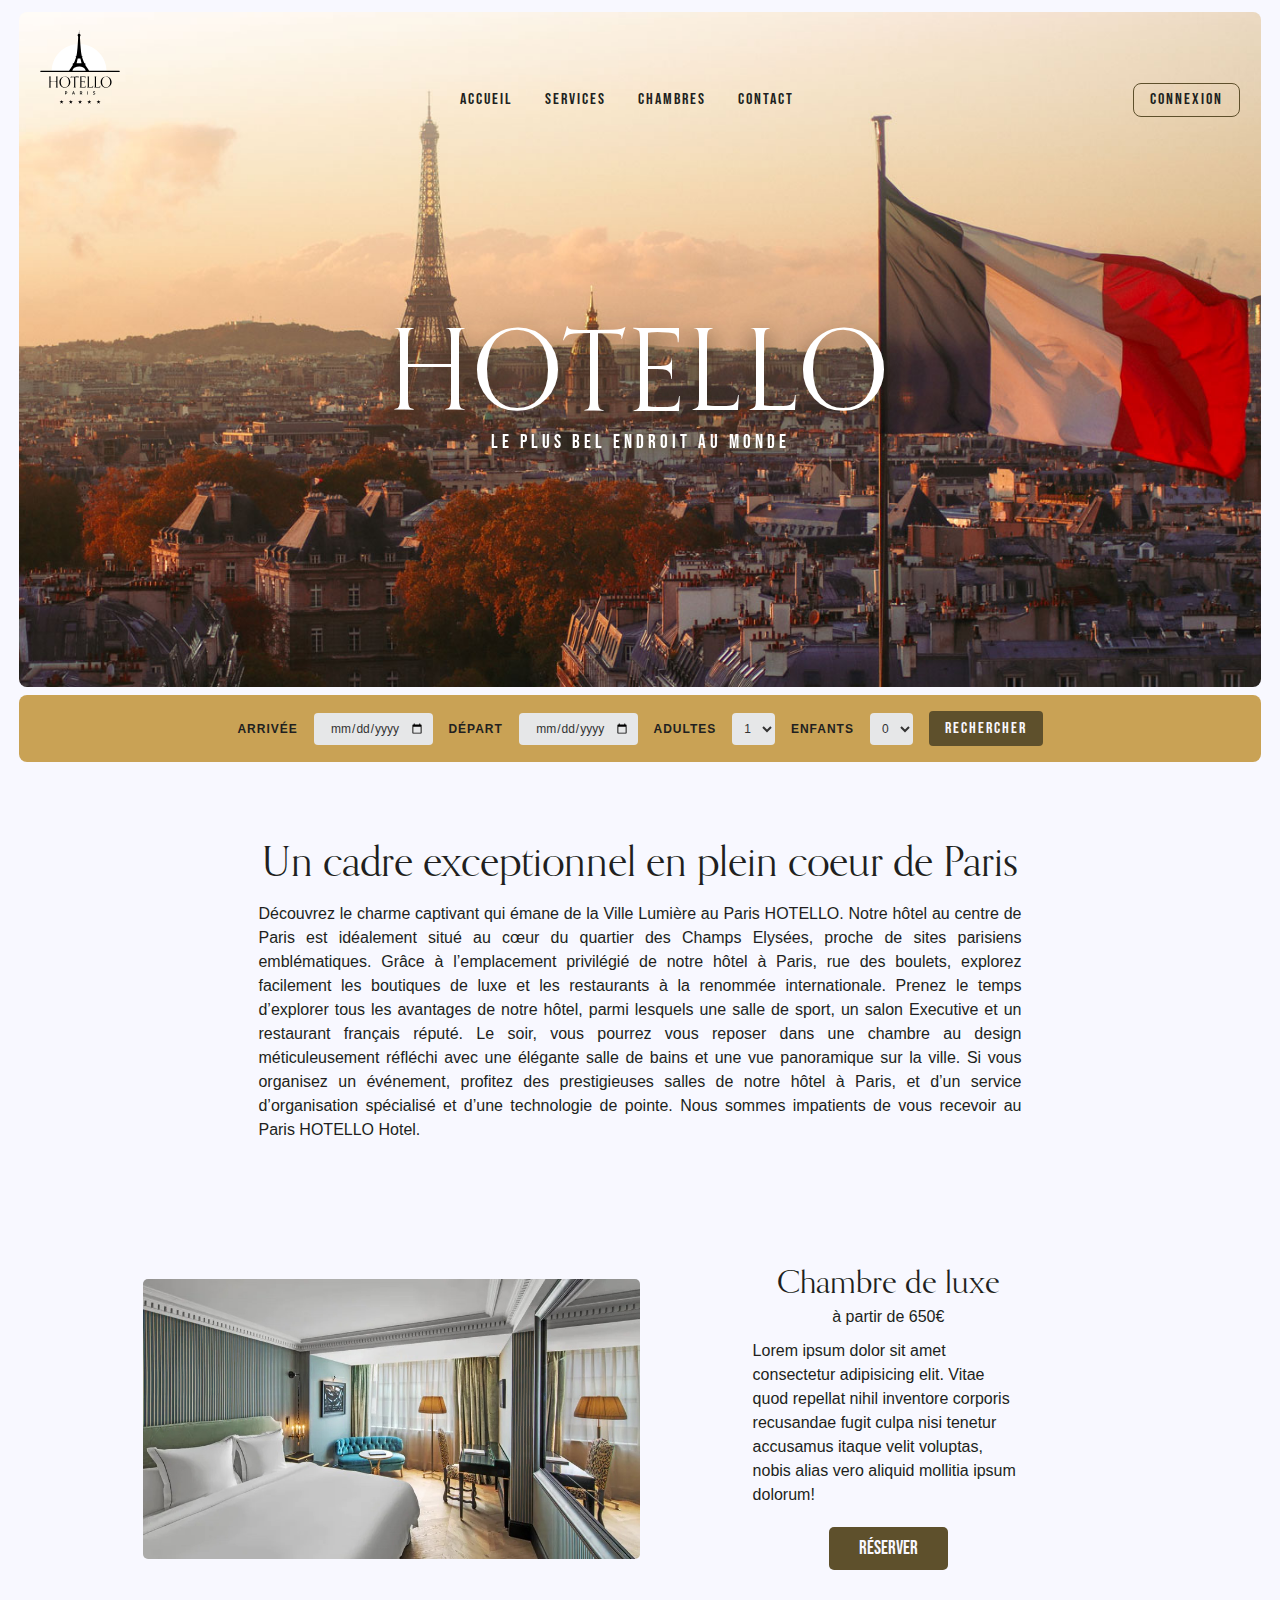
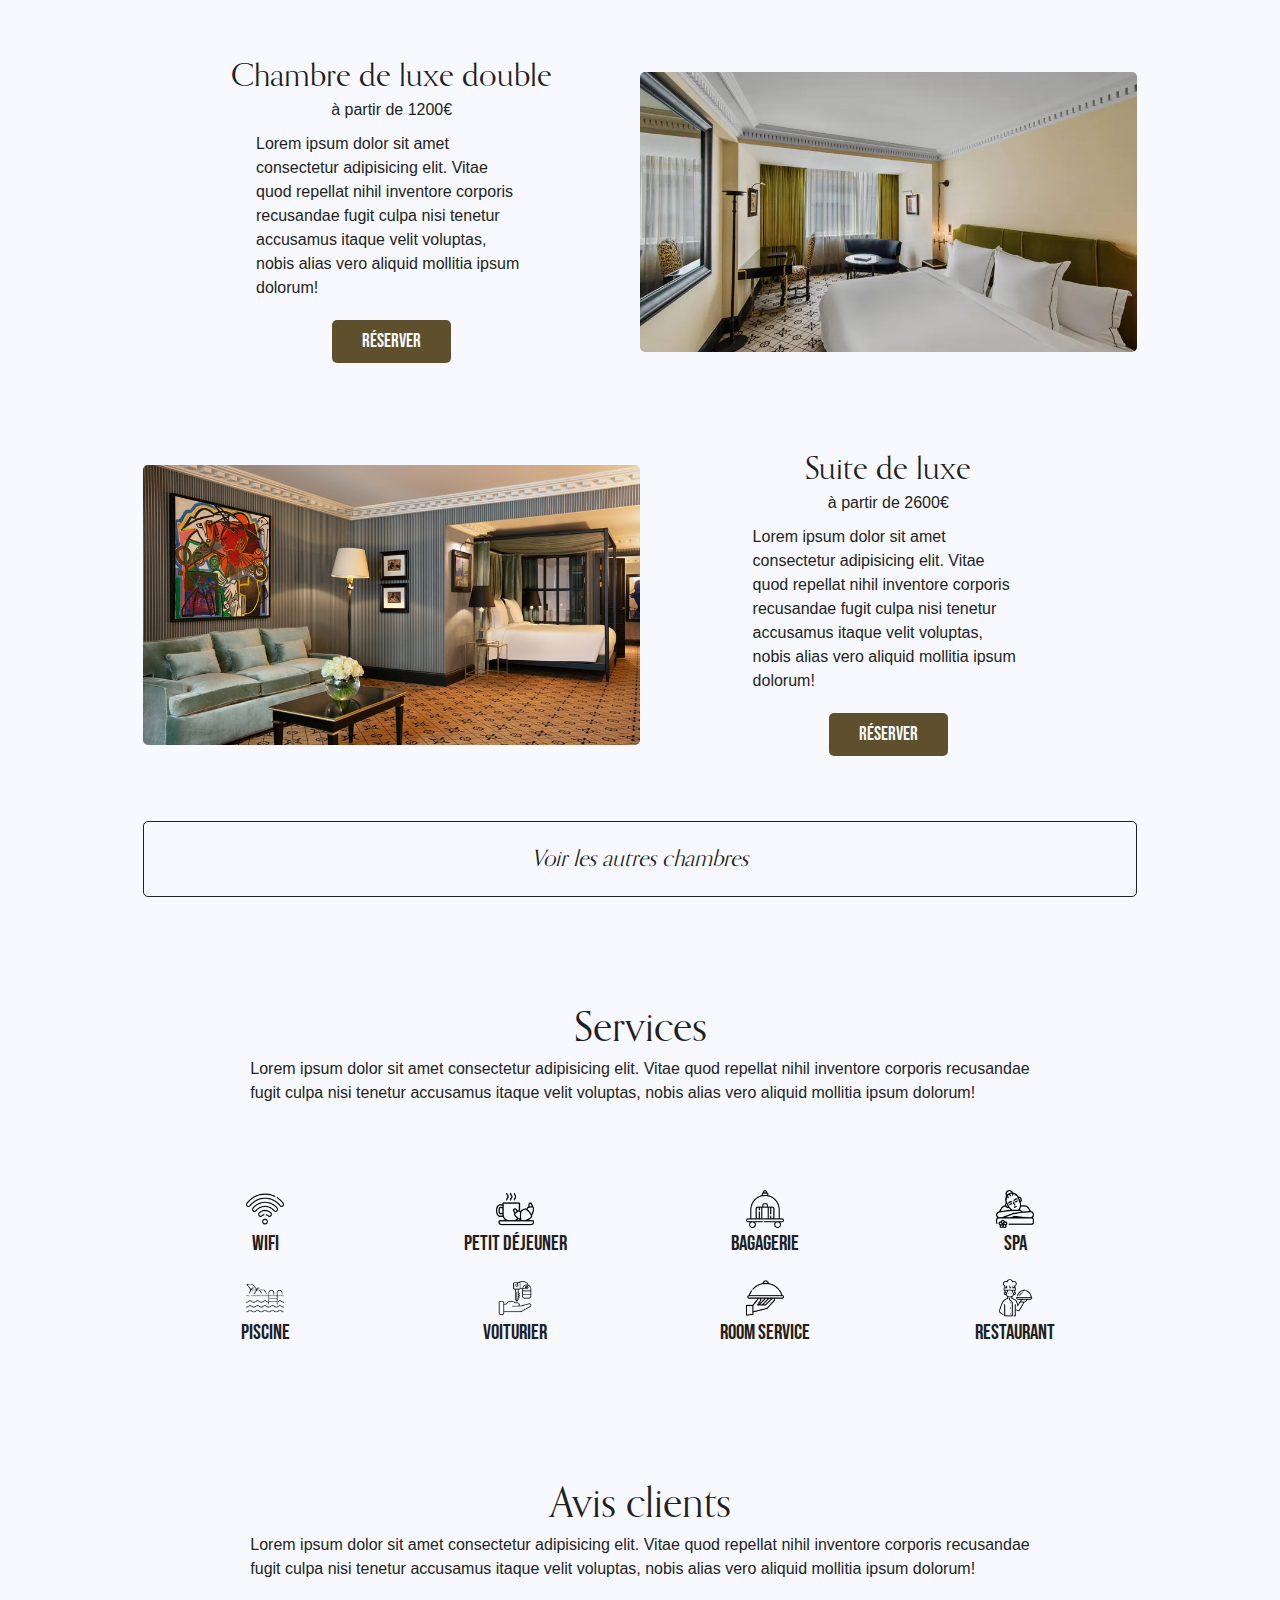
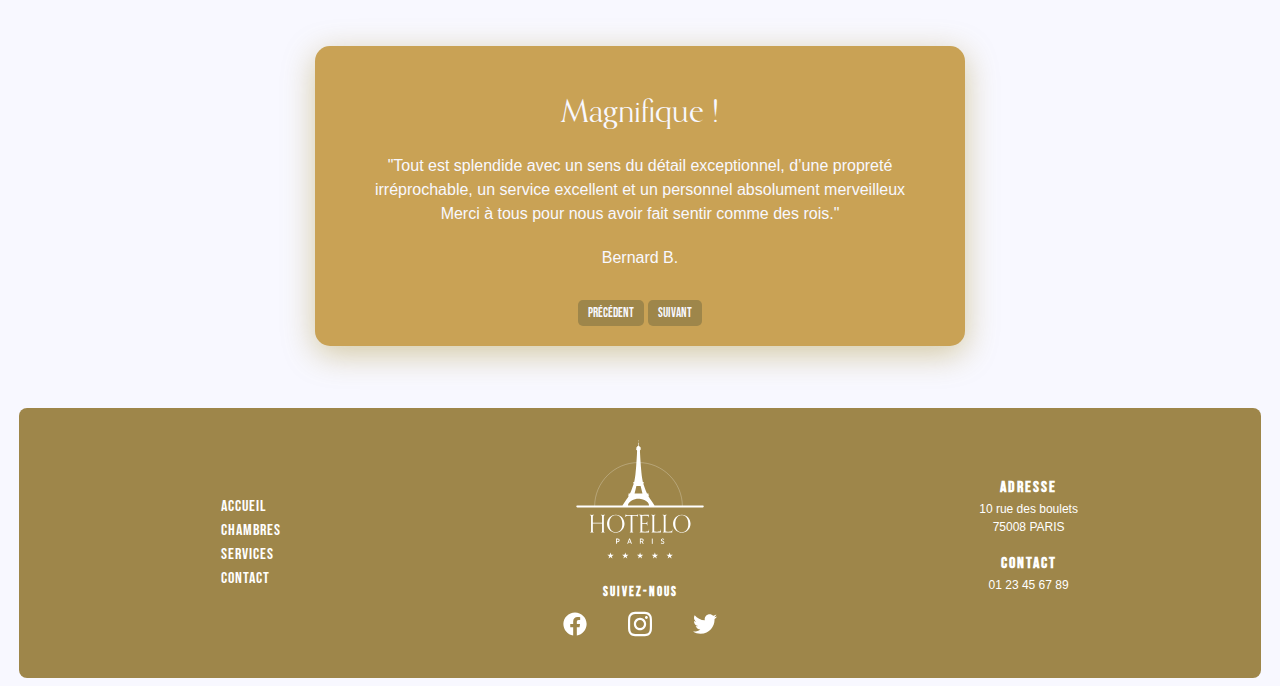
<file: Front/index.html>
<!DOCTYPE html>
<html lang="en">
    <head>
        <meta charset="UTF-8" />
        <meta http-equiv="X-UA-Compatible" content="IE=edge" />
        <meta name="viewport" content="width=device-width, initial-scale=1.0" />
        <link rel="preconnect" href="https://fonts.googleapis.com" />
        <link rel="preconnect" href="https://fonts.gstatic.com" crossorigin />
        <link
        href="https://fonts.googleapis.com/css2?family=Bebas+Neue&display=swap"
        rel="stylesheet"
        />
        <link rel="stylesheet" href="./assets/css/style.css" />
        <title>Hotello</title>
    </head>
    <body>

        <!-- HEADER -->
        <header>
        <div id="topHead">
            <div class="logo-header">
            <img
                src="./assets/img/logo-hotello.svg"
                alt="Logo de Hotello"
                id="Hotello Logo"
            />
            </div>
            <nav>
            <ul>
                <li><a class="l" href="index.html">ACCUEIL</a></li>
                <li><a class="l" href="#">SERVICES</a></li>
                <li><a class="l" href="room.php">CHAMBRES</a></li>
                <li><a href="#">CONTACT</a></li>
            </ul>
            </nav>
            <a href="connexion.php" class="connexion">CONNEXION</a>
        </div>
        <div id="bottomHead">
            <h1>HOTELLO</h1>
            <h5>Le plus bel endroit au monde</h5>
        </div>
        </header>

        <!-- CONTAINER -->
        <div id="container">

            <!-- FORM RESERVATION -->
            <section class="form-search">
                <!-- FORM RESERVATION -->
                <form id="search">
                    <!-- ARRIVEE -->
                    <label for="arrived">Arrivée</label>
                    <input type="date" name="arrived" />

                    <!-- DEPART -->
                    <label for="departure">Départ</label>
                    <input type="date" name="departure" />

                    <!-- ADULTES -->
                    <label for="adults">Adultes</label>
                    <select name="adults">
                        <option value="1">1</option>
                        <option value="2">2</option>
                        <option value="3">3</option>
                        <option value="4">4</option>
                    </select>

                    <!-- ENFANTS -->
                    <label for="children">Enfants</label>
                    <select name="children">
                        <option value="0">0</option>
                        <option value="1">1</option>
                        <option value="2">2</option>
                    </select>

                    <button type="submit">RECHERCHER</button>
                </form>
            </section>

            

        <div class="roomInfo">
            <h2>Un cadre exceptionnel en plein coeur de Paris</h2>
            <p class="text">
            Découvrez le charme captivant qui émane de la Ville Lumière au Paris
            HOTELLO. Notre hôtel au centre de Paris est idéalement situé au cœur
            du quartier des Champs Elysées, proche de sites parisiens
            emblématiques. Grâce à l’emplacement privilégié de notre hôtel à
            Paris, rue des boulets, explorez facilement les boutiques de luxe et
            les restaurants à la renommée internationale. Prenez le temps
            d’explorer tous les avantages de notre hôtel, parmi lesquels une salle
            de sport, un salon Executive et un restaurant français réputé. Le
            soir, vous pourrez vous reposer dans une chambre au design
            méticuleusement réfléchi avec une élégante salle de bains et une vue
            panoramique sur la ville. Si vous organisez un événement, profitez des
            prestigieuses salles de notre hôtel à Paris, et d’un service
            d’organisation spécialisé et d’une technologie de pointe. Nous sommes
            impatients de vous recevoir au Paris HOTELLO Hotel.
            </p>
        </div>

        <div class="room">
            <img
            src="./assets/img/chambres/chambreLuxe1.jpeg"
            alt="Chambre de luxe"
            class="roomImg"
            />
            <div class="roomInfo">
            <h3>Chambre de luxe</h3>
            <span>à partir de 650€</span>
            <p>
                Lorem ipsum dolor sit amet consectetur adipisicing elit. Vitae quod
                repellat nihil inventore corporis recusandae fugit culpa nisi
                tenetur accusamus itaque velit voluptas, nobis alias vero aliquid
                mollitia ipsum dolorum!
            </p>
            <button class="book"><a href="Room1.html">Réserver</a></button>
            </div>
        </div>

        <div class="room">
            <div class="roomInfo">
            <h3>Chambre de luxe double</h3>
            <span>à partir de 1200€</span>
            <p>
                Lorem ipsum dolor sit amet consectetur adipisicing elit. Vitae quod
                repellat nihil inventore corporis recusandae fugit culpa nisi
                tenetur accusamus itaque velit voluptas, nobis alias vero aliquid
                mollitia ipsum dolorum!
            </p>
            <button class="book"><a href="Room2.html">Réserver</a></button>
            </div>
            <img
            src="./assets/img/chambres/chambreLuxe3.jpeg"
            alt="Chambre de luxe"
            class="roomImg"
            />
        </div>

        <div class="room">
            <img
            src="./assets/img/chambres/suiteLuxe.jpeg"
            alt="Chambre de luxe"
            class="roomImg"
            />
            <div class="roomInfo">
            <h3>Suite de luxe</h3>
            <span>à partir de 2600€</span>
            <p>
                Lorem ipsum dolor sit amet consectetur adipisicing elit. Vitae quod
                repellat nihil inventore corporis recusandae fugit culpa nisi
                tenetur accusamus itaque velit voluptas, nobis alias vero aliquid
                mollitia ipsum dolorum!
            </p>
            <button class="book"><a href="Room3.html">Réserver</a></button>
            </div>
        </div>
        <a id="otherRoom" href="#">Voir les autres chambres</a>
        <h2>Services</h2>
        <p class="text">
            Lorem ipsum dolor sit amet consectetur adipisicing elit. Vitae quod
            repellat nihil inventore corporis recusandae fugit culpa nisi tenetur
            accusamus itaque velit voluptas, nobis alias vero aliquid mollitia ipsum
            dolorum!
        </p>

        <div id="services">
            <div class="service l b">
            <img src="./assets/img/services/signal-wifi.png" alt="" />
            <h3>Wifi</h3>
            </div>
            <div class="service l b">
            <img src="./assets/img/services/cafe.png" alt="" />
            <h3>Petit déjeuner</h3>
            </div>
            <div class="service l b">
            <img src="./assets/img/services/hotel-cart.png" alt="" />
            <h3>Bagagerie</h3>
            </div>
            <div class="service b">
            <img src="./assets/img/services/relax.png" alt="" />
            <h3>Spa</h3>
            </div>
            <div class="service l">
            <img src="./assets/img/services/piscine.png" alt="" />
            <h3>Piscine</h3>
            </div>
            <div class="service l">
            <img src="./assets/img/services/service-de-voiturier.png" alt="" />
            <h3>Voiturier</h3>
            </div>
            <div class="service l">
            <img src="./assets/img/services/room-service.png" alt="" />
            <h3>Room service</h3>
            </div>
            <div class="service">
            <img src="./assets/img/services/chef.png" alt="" />
            <h3>Restaurant</h3>
            </div>
        </div>
        <h2>Avis clients</h2>
        <p class="text">
            Lorem ipsum dolor sit amet consectetur adipisicing elit. Vitae quod
            repellat nihil inventore corporis recusandae fugit culpa nisi tenetur
            accusamus itaque velit voluptas, nobis alias vero aliquid mollitia ipsum
            dolorum!
        </p>
        </div>

        <!-- REVIEWS -->
        <div class="review">
        <div class="review__items">
            <h1>Magnifique !</h1>

            <span>
            "Tout est splendide avec un sens du détail exceptionnel, d’une
            propreté irréprochable, un service excellent et un personnel
            absolument merveilleux Merci à tous pour nous avoir fait sentir comme
            des rois."
            </span>

            <span>Bernard B.</span>
        </div>

        <div class="review__items">
            <h1>Merveilleux séjour</h1>

            <span>
            "Nous nous sommes offert un week-end en amoureux. Le room service
            était de qualité (pas d’autre choix pour cause de restrictions) et le
            personnel vraiment adorable et à l’écoute. Nous reviendrons pour vivre
            pleinement l’expérience, sans restrictions nous l’espérons :-)"
            </span>

            <span>Marie C.</span>
        </div>

        <div class="review__items">
            <h1>Parfait</h1>

            <span>
            "J’ai pratiquement tout aimé, les chambres étaient bien insonorisées,
            le personnel était aux petits soins, le room service au top, tout
            était ok."
            </span>

            <span>Paul D.</span>
        </div>

        <div class="review__button">
            <button id="prev" onclick="previousReview()">Précédent</button>

            <button id="next" onclick="nextReview()">Suivant</button>
        </div>
        </div>

        <!-- FOOTER -->
        <footer>
            <div class="footer-block">
                <ul>
                    <li><a class="footerLinks" href="#">Accueil</a></li>
                    <li><a class="footerLinks" href="#">Chambres</a></li>
                    <li><a class="footerLinks" href="#">Services</a></li>
                    <li><a class="footerLinks" href="#">Contact</a></li>
                </ul>
            </div>

            <div class="footer-block social">
                <img src="./assets/img/logo-hotello-footer.svg" alt="Logo de Hotello" id="logoBig" />
                <br>
                <h3>SUIVEZ-NOUS</h3>
                <div class="footer-social">
                    <a href="#">
                        <img src="./assets/img/facebook.svg" alt="logo de Facebook" />
                    </a>
                    <a href="#">
                        <img src="./assets/img/instagram.svg" alt="logo d'Instagram" />
                    </a>
                    <a href="#">
                        <img src="./assets/img/twitter.svg" alt="logo de Muskland" />
                    </a>
                </div>
            </div>

            <div class="footer-block">
                <div class="adresse">

                </div>
                <h3>ADRESSE</h3>
                <span>
                10 rue des boulets <br />
                75008 PARIS
                </span>
                <h3>CONTACT</h3>
                <span> 01 23 45 67 89 <br /></span>
                

            </div>
        </footer>


        <script src="./assets/js/script.js"></script>
    </body>
</html>
</file>
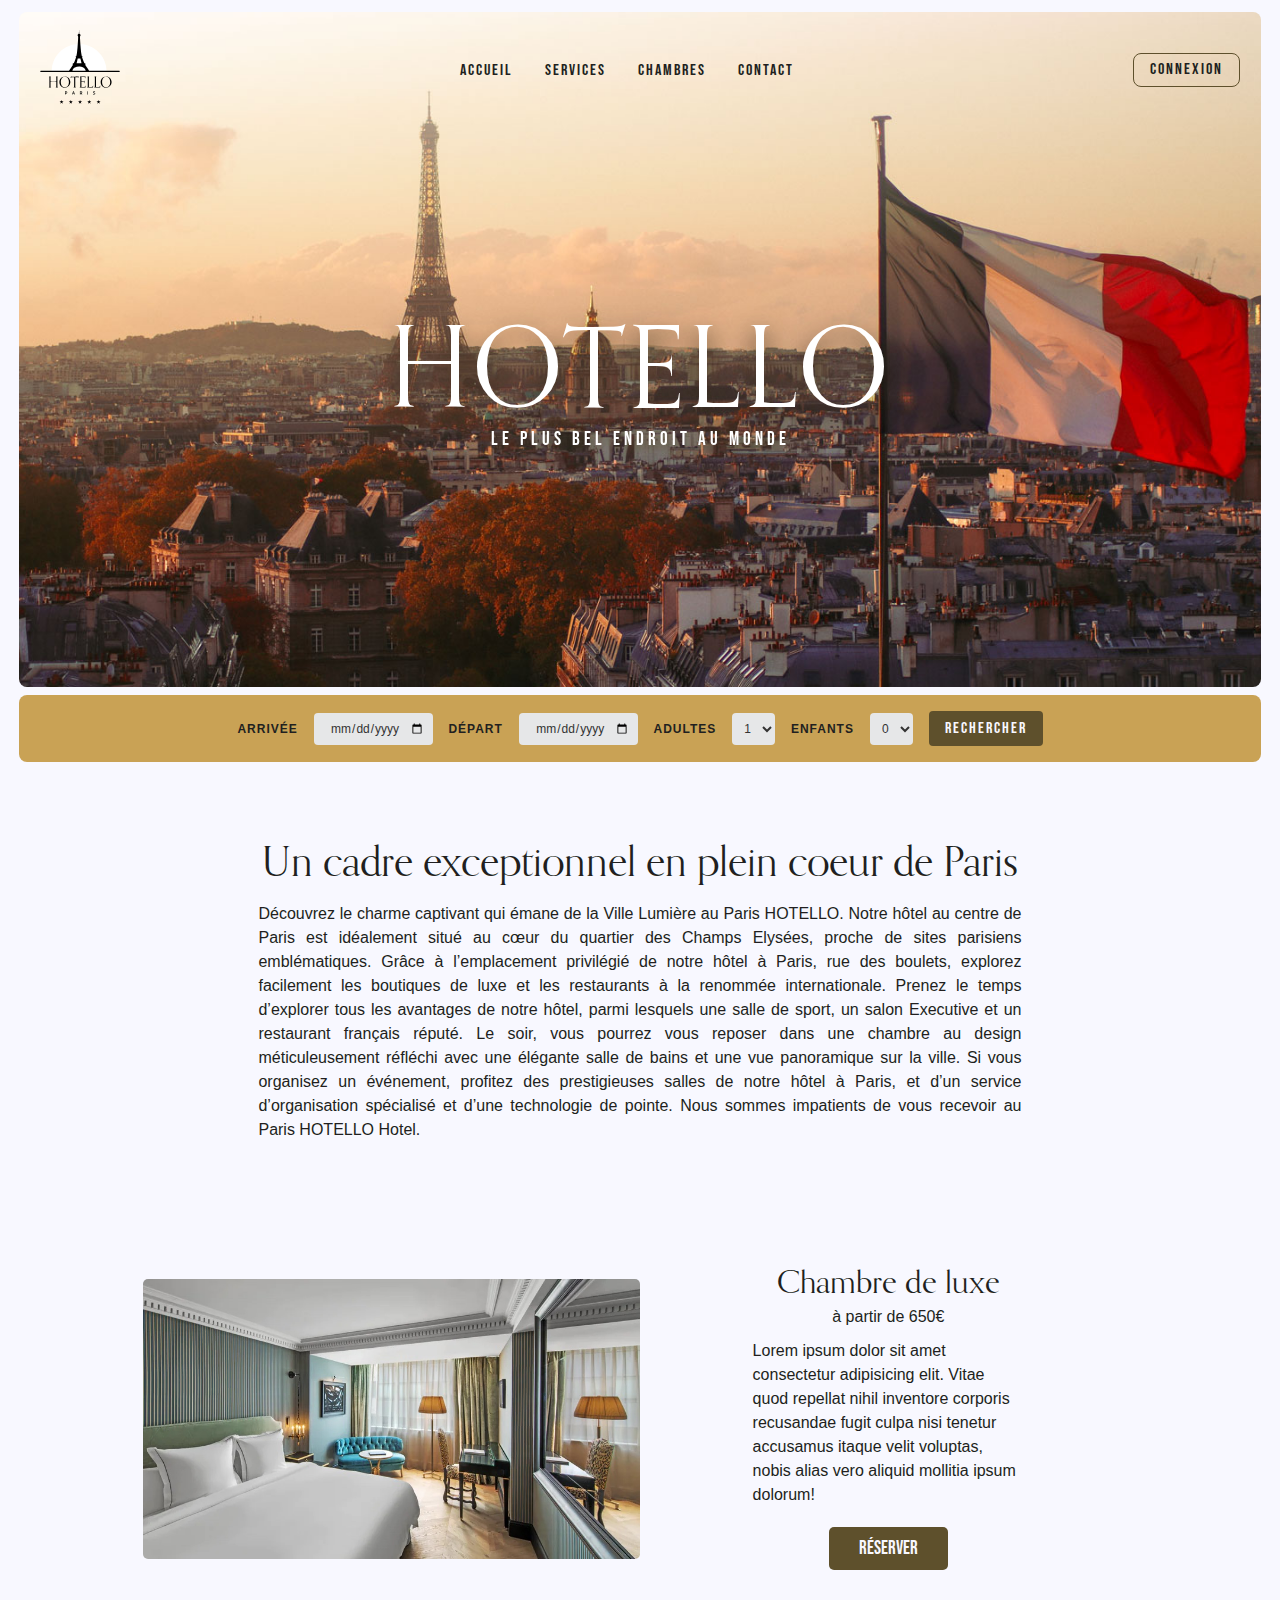
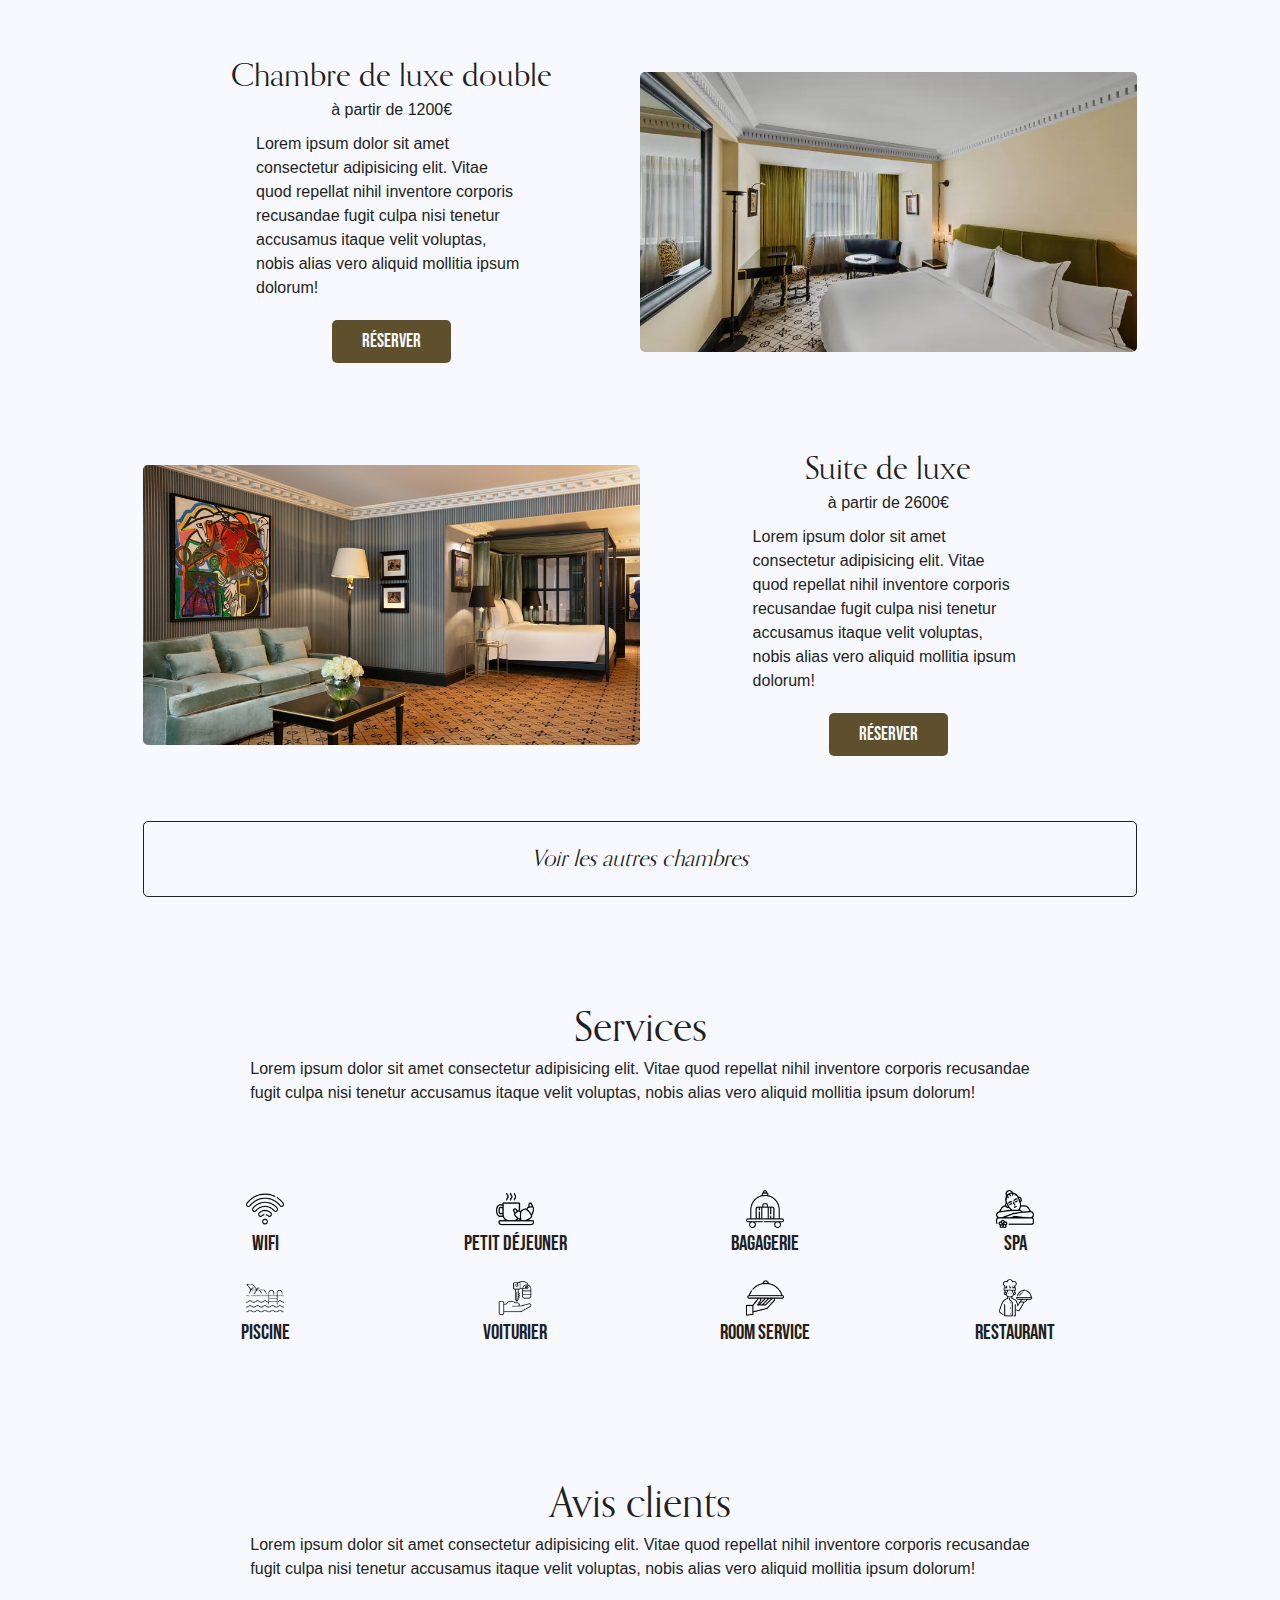
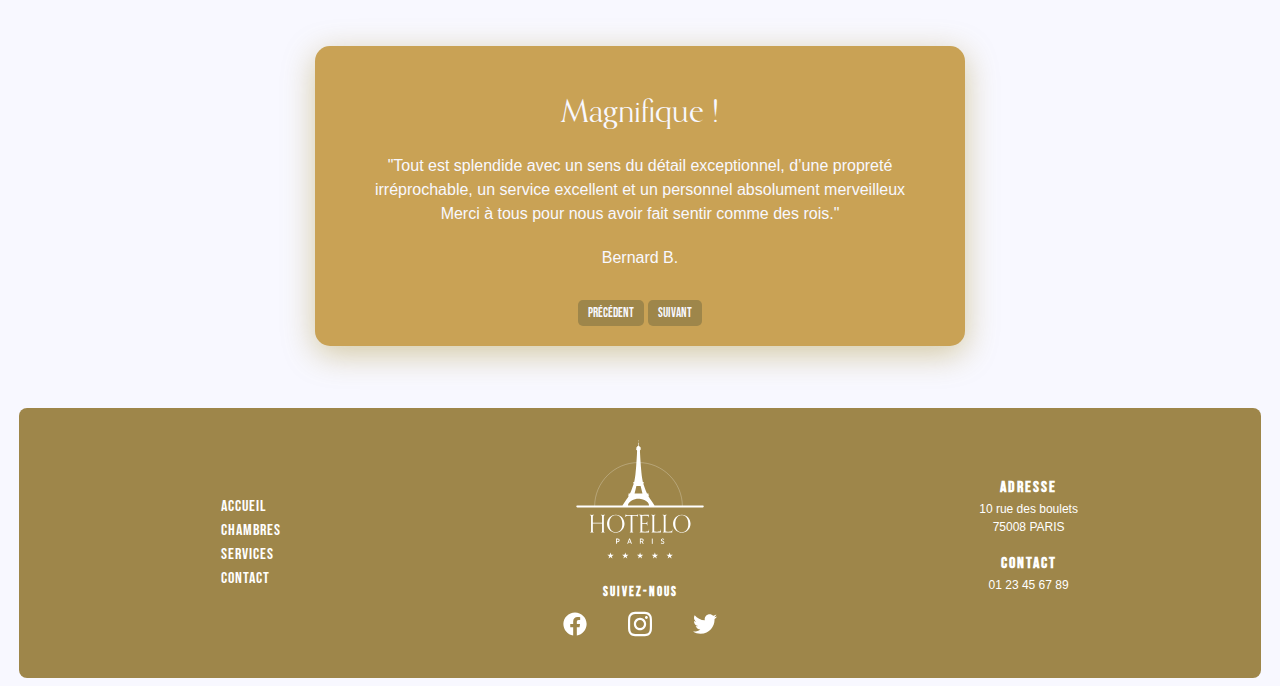
<file: Front/Hotello/index.html>
<!DOCTYPE html>
<html lang="en">
    <head>
        <meta charset="UTF-8" />
        <meta http-equiv="X-UA-Compatible" content="IE=edge" />
        <meta name="viewport" content="width=device-width, initial-scale=1.0" />
        <link rel="preconnect" href="https://fonts.googleapis.com" />
        <link rel="preconnect" href="https://fonts.gstatic.com" crossorigin />
        <link
        href="https://fonts.googleapis.com/css2?family=Bebas+Neue&display=swap"
        rel="stylesheet"
        />
        <link rel="stylesheet" href="./assets/css/style.css" />
        <title>Hotello</title>
    </head>
    <body>

        <!-- HEADER -->
        <header>
        <div id="topHead">
            <div class="logo-header">
            <img
                src="./assets/img/logo-hotello.svg"
                alt="Logo de Hotello"
                id="Hotello Logo"
            />
            </div>
            <nav>
            <ul>
                <li><a class="l" href="index.html">ACCUEIL</a></li>
                <li><a class="l" href="#">SERVICES</a></li>
                <li><a class="l" href="room.php">CHAMBRES</a></li>
                <li><a href="#">CONTACT</a></li>
            </ul>
            </nav>
            <a href="#" class="connexion">CONNEXION</a>
        </div>
        <div id="bottomHead">
            <h1>HOTELLO</h1>
            <h5>Le plus bel endroit au monde</h5>
        </div>
        </header>

        <!-- CONTAINER -->
        <div id="container">

            <!-- FORM RESERVATION -->
            <section class="form-search">
                <!-- FORM RESERVATION -->
                <form id="search">
                    <!-- ARRIVEE -->
                    <label for="arrived">Arrivée</label>
                    <input type="date" name="arrived" />

                    <!-- DEPART -->
                    <label for="departure">Départ</label>
                    <input type="date" name="departure" />

                    <!-- ADULTES -->
                    <label for="adults">Adultes</label>
                    <select name="adults">
                        <option value="1">1</option>
                        <option value="2">2</option>
                        <option value="3">3</option>
                        <option value="4">4</option>
                    </select>

                    <!-- ENFANTS -->
                    <label for="children">Enfants</label>
                    <select name="children">
                        <option value="0">0</option>
                        <option value="1">1</option>
                        <option value="2">2</option>
                    </select>

                    <button type="submit">RECHERCHER</button>
                </form>
            </section>

            

        <div class="roomInfo">
            <h2>Un cadre exceptionnel en plein coeur de Paris</h2>
            <p class="text">
            Découvrez le charme captivant qui émane de la Ville Lumière au Paris
            HOTELLO. Notre hôtel au centre de Paris est idéalement situé au cœur
            du quartier des Champs Elysées, proche de sites parisiens
            emblématiques. Grâce à l’emplacement privilégié de notre hôtel à
            Paris, rue des boulets, explorez facilement les boutiques de luxe et
            les restaurants à la renommée internationale. Prenez le temps
            d’explorer tous les avantages de notre hôtel, parmi lesquels une salle
            de sport, un salon Executive et un restaurant français réputé. Le
            soir, vous pourrez vous reposer dans une chambre au design
            méticuleusement réfléchi avec une élégante salle de bains et une vue
            panoramique sur la ville. Si vous organisez un événement, profitez des
            prestigieuses salles de notre hôtel à Paris, et d’un service
            d’organisation spécialisé et d’une technologie de pointe. Nous sommes
            impatients de vous recevoir au Paris HOTELLO Hotel.
            </p>
        </div>

        <div class="room">
            <img
            src="./assets/img/chambres/chambreLuxe1.jpeg"
            alt="Chambre de luxe"
            class="roomImg"
            />
            <div class="roomInfo">
            <h3>Chambre de luxe</h3>
            <span>à partir de 650€</span>
            <p>
                Lorem ipsum dolor sit amet consectetur adipisicing elit. Vitae quod
                repellat nihil inventore corporis recusandae fugit culpa nisi
                tenetur accusamus itaque velit voluptas, nobis alias vero aliquid
                mollitia ipsum dolorum!
            </p>
            <button class="book"><a href="Room1.html">Réserver</a></button>
            </div>
        </div>

        <div class="room">
            <div class="roomInfo">
            <h3>Chambre de luxe double</h3>
            <span>à partir de 1200€</span>
            <p>
                Lorem ipsum dolor sit amet consectetur adipisicing elit. Vitae quod
                repellat nihil inventore corporis recusandae fugit culpa nisi
                tenetur accusamus itaque velit voluptas, nobis alias vero aliquid
                mollitia ipsum dolorum!
            </p>
            <button class="book"><a href="Room2.html">Réserver</a></button>
            </div>
            <img
            src="./assets/img/chambres/chambreLuxe3.jpeg"
            alt="Chambre de luxe"
            class="roomImg"
            />
        </div>

        <div class="room">
            <img
            src="./assets/img/chambres/suiteLuxe.jpeg"
            alt="Chambre de luxe"
            class="roomImg"
            />
            <div class="roomInfo">
            <h3>Suite de luxe</h3>
            <span>à partir de 2600€</span>
            <p>
                Lorem ipsum dolor sit amet consectetur adipisicing elit. Vitae quod
                repellat nihil inventore corporis recusandae fugit culpa nisi
                tenetur accusamus itaque velit voluptas, nobis alias vero aliquid
                mollitia ipsum dolorum!
            </p>
            <button class="book"><a href="Room3.html">Réserver</a></button>
            </div>
        </div>
        <a id="otherRoom" href="#">Voir les autres chambres</a>
        <h2>Services</h2>
        <p class="text">
            Lorem ipsum dolor sit amet consectetur adipisicing elit. Vitae quod
            repellat nihil inventore corporis recusandae fugit culpa nisi tenetur
            accusamus itaque velit voluptas, nobis alias vero aliquid mollitia ipsum
            dolorum!
        </p>

        <div id="services">
            <div class="service l b">
            <img src="./assets/img/services/signal-wifi.png" alt="" />
            <h3>Wifi</h3>
            </div>
            <div class="service l b">
            <img src="./assets/img/services/cafe.png" alt="" />
            <h3>Petit déjeuner</h3>
            </div>
            <div class="service l b">
            <img src="./assets/img/services/hotel-cart.png" alt="" />
            <h3>Bagagerie</h3>
            </div>
            <div class="service b">
            <img src="./assets/img/services/relax.png" alt="" />
            <h3>Spa</h3>
            </div>
            <div class="service l">
            <img src="./assets/img/services/piscine.png" alt="" />
            <h3>Piscine</h3>
            </div>
            <div class="service l">
            <img src="./assets/img/services/service-de-voiturier.png" alt="" />
            <h3>Voiturier</h3>
            </div>
            <div class="service l">
            <img src="./assets/img/services/room-service.png" alt="" />
            <h3>Room service</h3>
            </div>
            <div class="service">
            <img src="./assets/img/services/chef.png" alt="" />
            <h3>Restaurant</h3>
            </div>
        </div>
        <h2>Avis clients</h2>
        <p class="text">
            Lorem ipsum dolor sit amet consectetur adipisicing elit. Vitae quod
            repellat nihil inventore corporis recusandae fugit culpa nisi tenetur
            accusamus itaque velit voluptas, nobis alias vero aliquid mollitia ipsum
            dolorum!
        </p>
        </div>

        <!-- REVIEWS -->
        <div class="review">
        <div class="review__items">
            <h1>Magnifique !</h1>

            <span>
            "Tout est splendide avec un sens du détail exceptionnel, d’une
            propreté irréprochable, un service excellent et un personnel
            absolument merveilleux Merci à tous pour nous avoir fait sentir comme
            des rois."
            </span>

            <span>Bernard B.</span>
        </div>

        <div class="review__items">
            <h1>Merveilleux séjour</h1>

            <span>
            "Nous nous sommes offert un week-end en amoureux. Le room service
            était de qualité (pas d’autre choix pour cause de restrictions) et le
            personnel vraiment adorable et à l’écoute. Nous reviendrons pour vivre
            pleinement l’expérience, sans restrictions nous l’espérons :-)"
            </span>

            <span>Marie C.</span>
        </div>

        <div class="review__items">
            <h1>Parfait</h1>

            <span>
            "J’ai pratiquement tout aimé, les chambres étaient bien insonorisées,
            le personnel était aux petits soins, le room service au top, tout
            était ok."
            </span>

            <span>Paul D.</span>
        </div>

        <div class="review__button">
            <button id="prev" onclick="previousReview()">Précédent</button>

            <button id="next" onclick="nextReview()">Suivant</button>
        </div>
        </div>

        <!-- FOOTER -->
        <footer>
            <div class="footer-block">
                <ul>
                    <li><a class="footerLinks" href="#">Accueil</a></li>
                    <li><a class="footerLinks" href="#">Chambres</a></li>
                    <li><a class="footerLinks" href="#">Services</a></li>
                    <li><a class="footerLinks" href="#">Contact</a></li>
                </ul>
            </div>

            <div class="footer-block social">
                <img src="./assets/img/logo-hotello-footer.svg" alt="Logo de Hotello" id="logoBig" />
                <br>
                <h3>SUIVEZ-NOUS</h3>
                <div class="footer-social">
                    <a href="#">
                        <img src="./assets/img/facebook.svg" alt="logo de Facebook" />
                    </a>
                    <a href="#">
                        <img src="./assets/img/instagram.svg" alt="logo d'Instagram" />
                    </a>
                    <a href="#">
                        <img src="./assets/img/twitter.svg" alt="logo de Muskland" />
                    </a>
                </div>
            </div>

            <div class="footer-block">
                <div class="adresse">

                </div>
                <h3>ADRESSE</h3>
                <span>
                10 rue des boulets <br />
                75008 PARIS
                </span>
                <h3>CONTACT</h3>
                <span> 01 23 45 67 89 <br /></span>
                

            </div>
        </footer>


        <script src="./assets/js/script.js"></script>
    </body>
</html>
</file>
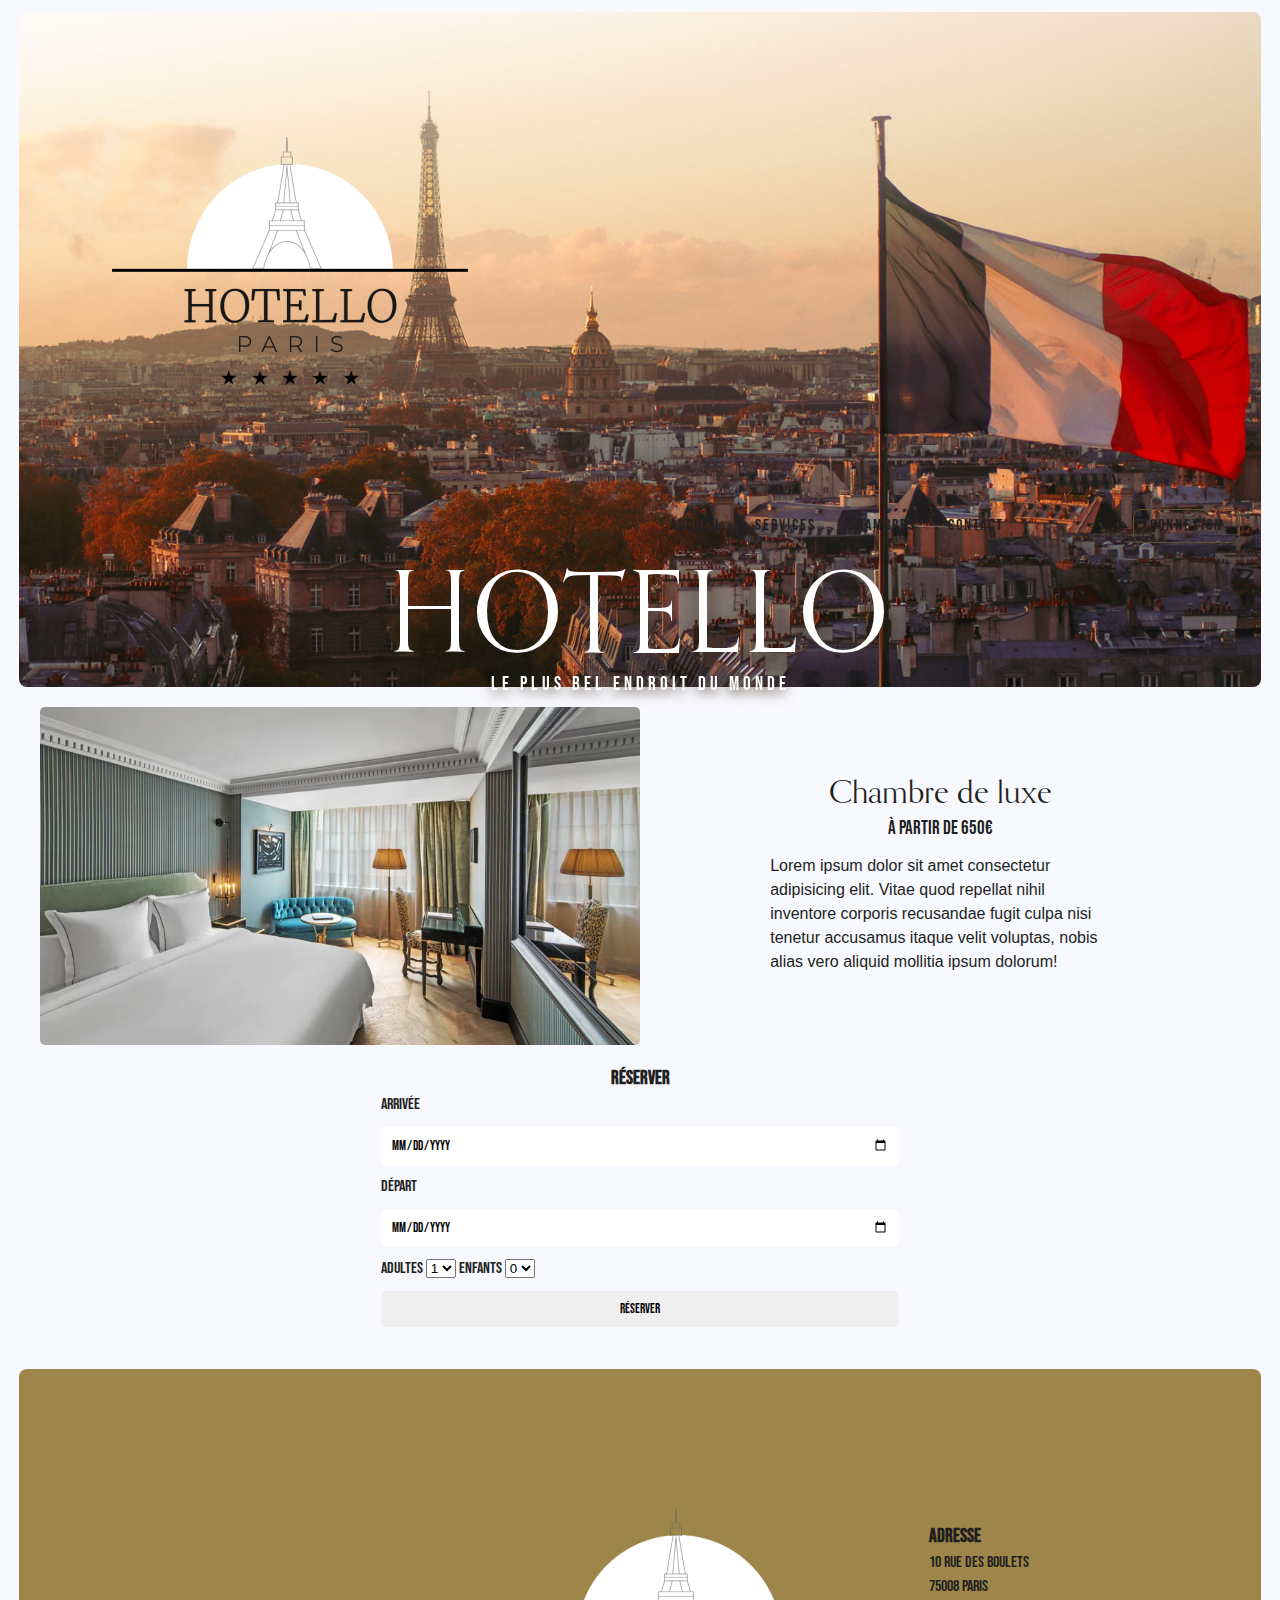
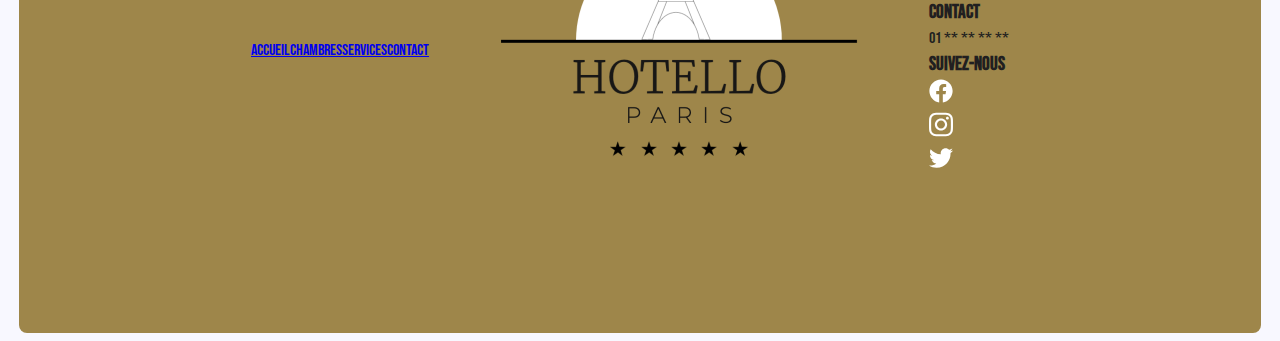
<file: Front/Room1.html>
<!DOCTYPE html>
<html lang="en">
  <head>
    <meta charset="UTF-8" />
    <meta http-equiv="X-UA-Compatible" content="IE=edge" />
    <meta name="viewport" content="width=device-width, initial-scale=1.0" />
    <link rel="preconnect" href="https://fonts.googleapis.com" />
    <link rel="preconnect" href="https://fonts.gstatic.com" crossorigin />
    <link
      rel="stylesheet"
      href="https://fonts.googleapis.com/css2?family=Bebas+Neue&display=swap"
    />
    <link rel="stylesheet" href="./assets/css/style.css" />
    <title>Hotello | Chambre</title>
  </head>
  <body>
    <header>
      <div id="topHead">
        <img
          src="./assets/img/logoBig.png"
          alt="Logo de Hotello"
          id="logoBig"
        />
        <nav>
          <ul>
            <li><a class="1" href="index.html">ACCUEIL</a></li>
            <li><a class="1" href="#">SERVICES</a></li>
            <li><a class="1" href="#">CHAMBRES</a></li>
            <li><a href="#">CONTACT</a></li>
          </ul>
        </nav>
        <a href="#" class="connexion">CONNEXION</a>
      </div>
      <div id="bottomHead">
        <h1>HOTELLO</h1>
        <h5>Le plus bel endroit du monde</h5>
      </div>
    </header>
    <div class="container">
      <div class="room2">
        <img
          src="./assets/img/chambres/chambreLuxe1.jpeg"
          alt="chambre de luxe"
          class="roomImg"
        />
        <div class="roomInfo">
          <h3>Chambre de luxe</h3>
          <span>à partir de 650€</span>
          <p>
            Lorem ipsum dolor sit amet consectetur adipisicing elit. Vitae quod
            repellat nihil inventore corporis recusandae fugit culpa nisi
            tenetur accusamus itaque velit voluptas, nobis alias vero aliquid
            mollitia ipsum dolorum!
          </p>
        </div>
      </div>
      <div class="bookForm">
        <h3>Réserver</h3>
        <form action="">
          <label for="arrived">Arrivée</label>
          <input type="date" name="arrived" />
          <label for="departure">Départ</label>
          <input type="date" name="departure" />
          <label for="adults">Adultes</label>
          <select name="adults">
            <option value="1">1</option>
            <option value="2">2</option>
            <option value="3">3</option>
            <option value="4">4</option>
          </select>
          <label for="children">Enfants</label>
          <select name="children">
            <option value="0">0</option>
            <option value="1">1</option>
            <option value="2">2</option>
          </select>
          <input type="submit" value="Réserver" />
        </form>
      </div>
    </div>

    <footer>
      <div id="footerInfo">
        <ul>
          <li><a class="footerLinks" href="#">Accueil</a></li>
          <li><a class="footerLinks" href="#">Chambres</a></li>
          <li><a class="footerLinks" href="#">Services</a></li>
          <li><a class="footerLinks" href="#">Contact</a></li>
        </ul>
      </div>

      <img src="./assets/img/logoBig.png" alt="Logo de Hotello" id="logoBig" />

      <div id="footerSocial">
        <h3>ADRESSE</h3>
        <span>
          10 rue des boulets <br />
          75008 PARIS
        </span>
        <h3>CONTACT</h3>
        <span> 01 ** ** ** ** <br /></span>
        <h3>SUIVEZ-NOUS</h3>
        <div id="social">
          <a href="#"
            ><img src="./assets/img/facebook.svg" alt="logo de Facebook"
          /></a>
          <a href="#"
            ><img src="./assets/img/instagram.svg" alt="logo d'Instagram"
          /></a>
          <a href="#"
            ><img src="./assets/img/twitter.svg" alt="logo de Muskland"
          /></a>
        </div>
      </div>
    </footer>
    <script src="./assets/js/script.js"></script>
  </body>
</html>
</file>
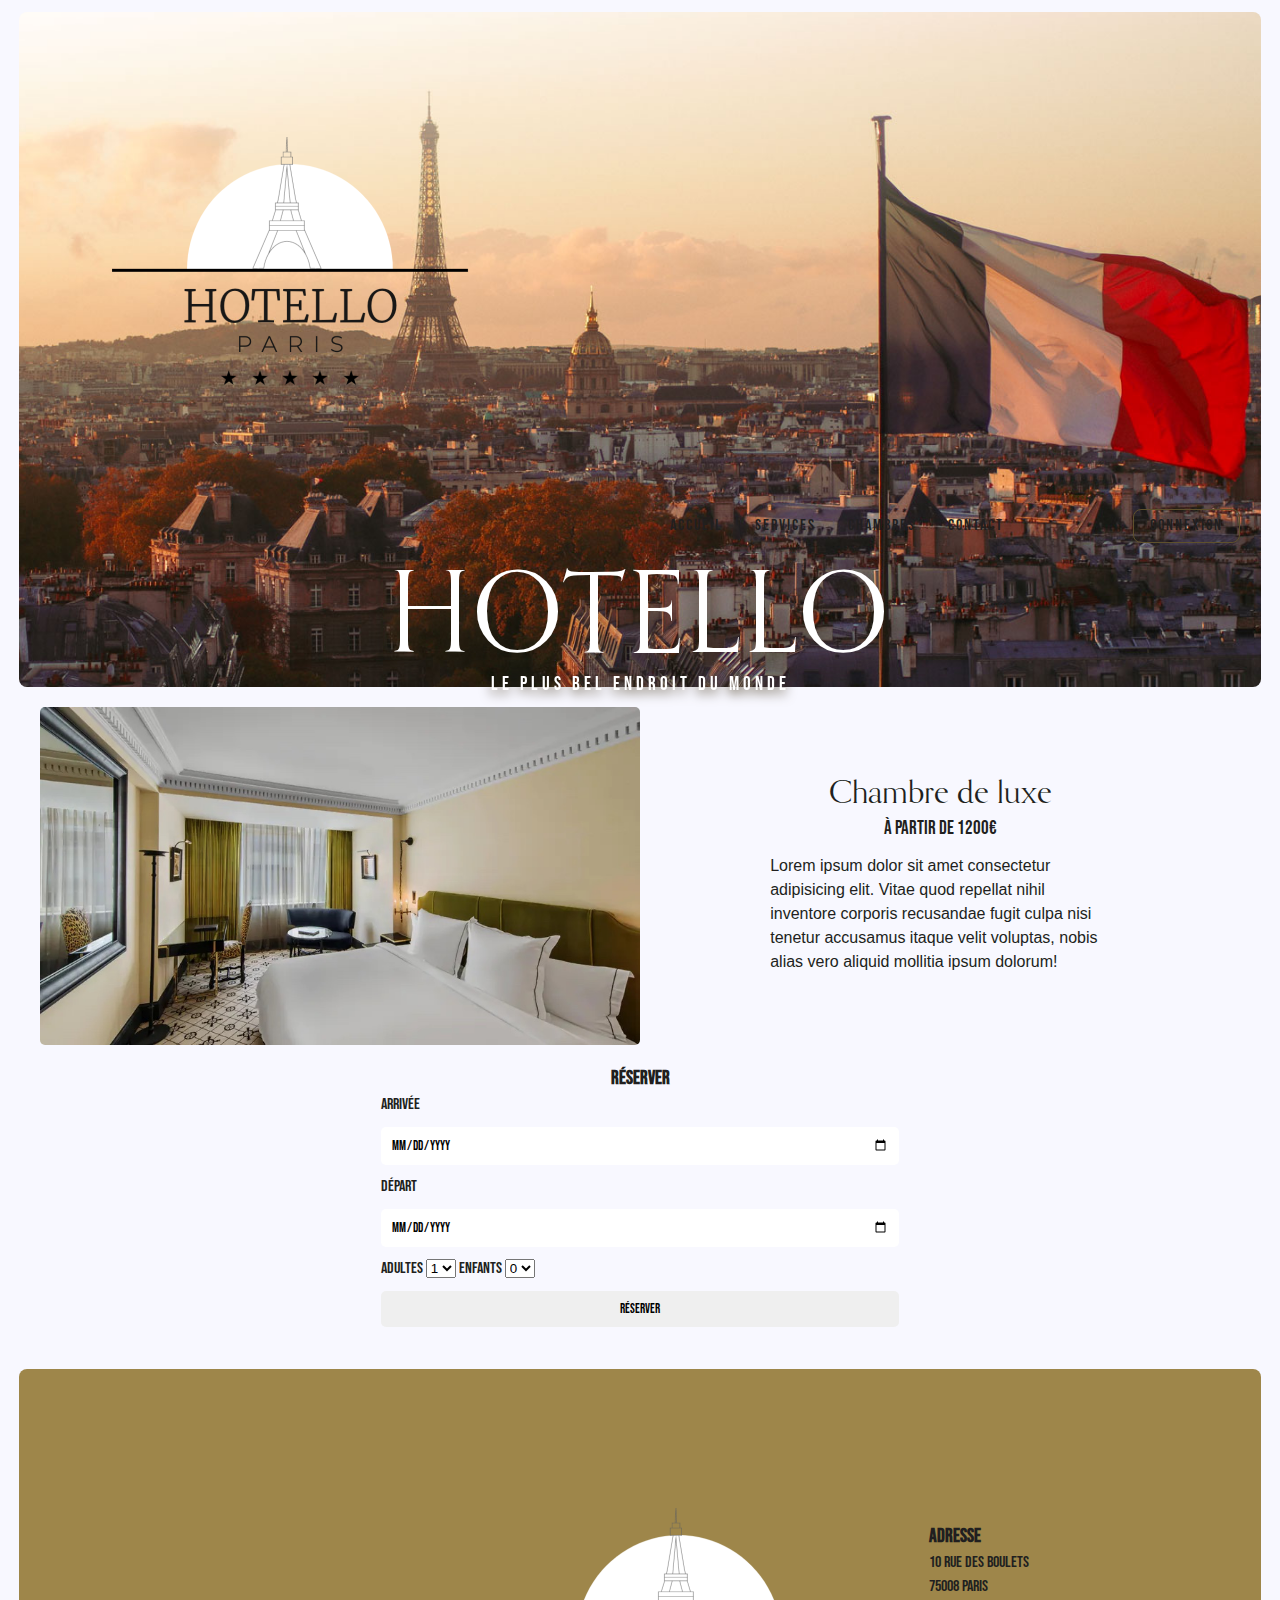
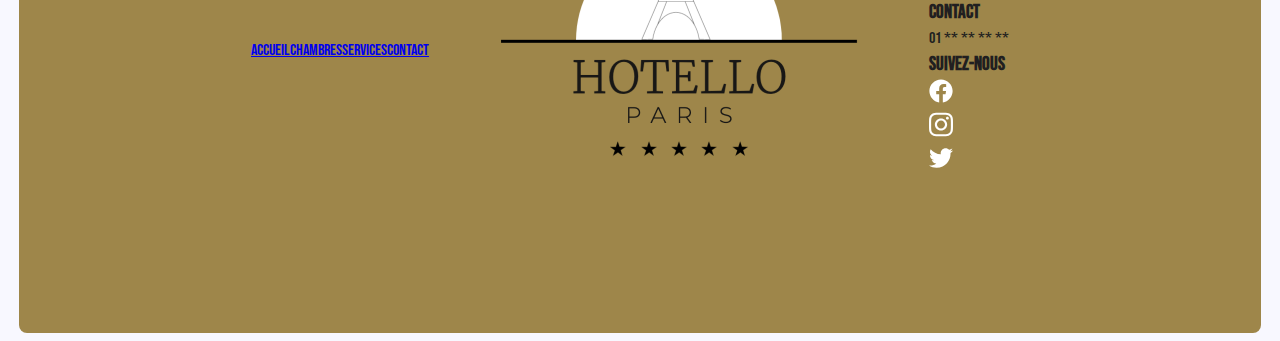
<file: Front/Room2.html>
<!DOCTYPE html>
<html lang="en">
  <head>
    <meta charset="UTF-8" />
    <meta http-equiv="X-UA-Compatible" content="IE=edge" />
    <meta name="viewport" content="width=device-width, initial-scale=1.0" />
    <link rel="preconnect" href="https://fonts.googleapis.com" />
    <link rel="preconnect" href="https://fonts.gstatic.com" crossorigin />
    <link
      rel="stylesheet"
      href="https://fonts.googleapis.com/css2?family=Bebas+Neue&display=swap"
    />
    <link rel="stylesheet" href="./assets/css/style.css" />
    <title>Hotello | Chambre</title>
  </head>
  <body>
    <header>
      <div id="topHead">
        <img
          src="./assets/img/logoBig.png"
          alt="Logo de Hotello"
          id="logoBig"
        />
        <nav>
          <ul>
            <li><a class="1" href="index.html">ACCUEIL</a></li>
            <li><a class="1" href="#">SERVICES</a></li>
            <li><a class="1" href="#">CHAMBRES</a></li>
            <li><a href="#">CONTACT</a></li>
          </ul>
        </nav>
        <a href="#" class="connexion">CONNEXION</a>
      </div>
      <div id="bottomHead">
        <h1>HOTELLO</h1>
        <h5>Le plus bel endroit du monde</h5>
      </div>
    </header>
    <div class="container">
      <div class="room2">
        <img
          src="assets/img/chambres/chambreLuxe3.jpeg"
          alt="chambre de luxe"
          class="roomImg"
        />
        <div class="roomInfo">
          <h3>Chambre de luxe</h3>
          <span>à partir de 1200€</span>
          <p>
            Lorem ipsum dolor sit amet consectetur adipisicing elit. Vitae quod
            repellat nihil inventore corporis recusandae fugit culpa nisi
            tenetur accusamus itaque velit voluptas, nobis alias vero aliquid
            mollitia ipsum dolorum!
          </p>
        </div>
      </div>
      <div class="bookForm">
        <h3>Réserver</h3>
        <form action="">
          <label for="arrived">Arrivée</label>
          <input type="date" name="arrived" />
          <label for="departure">Départ</label>
          <input type="date" name="departure" />
          <label for="adults">Adultes</label>
          <select name="adults">
            <option value="1">1</option>
            <option value="2">2</option>
            <option value="3">3</option>
            <option value="4">4</option>
          </select>
          <label for="children">Enfants</label>
          <select name="children">
            <option value="0">0</option>
            <option value="1">1</option>
            <option value="2">2</option>
          </select>
          <input type="submit" value="Réserver" />
        </form>
      </div>
    </div>

    <footer>
      <div id="footerInfo">
        <ul>
          <li><a class="footerLinks" href="#">Accueil</a></li>
          <li><a class="footerLinks" href="#">Chambres</a></li>
          <li><a class="footerLinks" href="#">Services</a></li>
          <li><a class="footerLinks" href="#">Contact</a></li>
        </ul>
      </div>

      <img src="./assets/img/logoBig.png" alt="Logo de Hotello" id="logoBig" />

      <div id="footerSocial">
        <h3>ADRESSE</h3>
        <span>
          10 rue des boulets <br />
          75008 PARIS
        </span>
        <h3>CONTACT</h3>
        <span> 01 ** ** ** ** <br /></span>
        <h3>SUIVEZ-NOUS</h3>
        <div id="social">
          <a href="#"
            ><img src="./assets/img/facebook.svg" alt="logo de Facebook"
          /></a>
          <a href="#"
            ><img src="./assets/img/instagram.svg" alt="logo d'Instagram"
          /></a>
          <a href="#"
            ><img src="./assets/img/twitter.svg" alt="logo de Muskland"
          /></a>
        </div>
      </div>
    </footer>
    <script src="./assets/js/script.js"></script>
  </body>
</html>
</file>
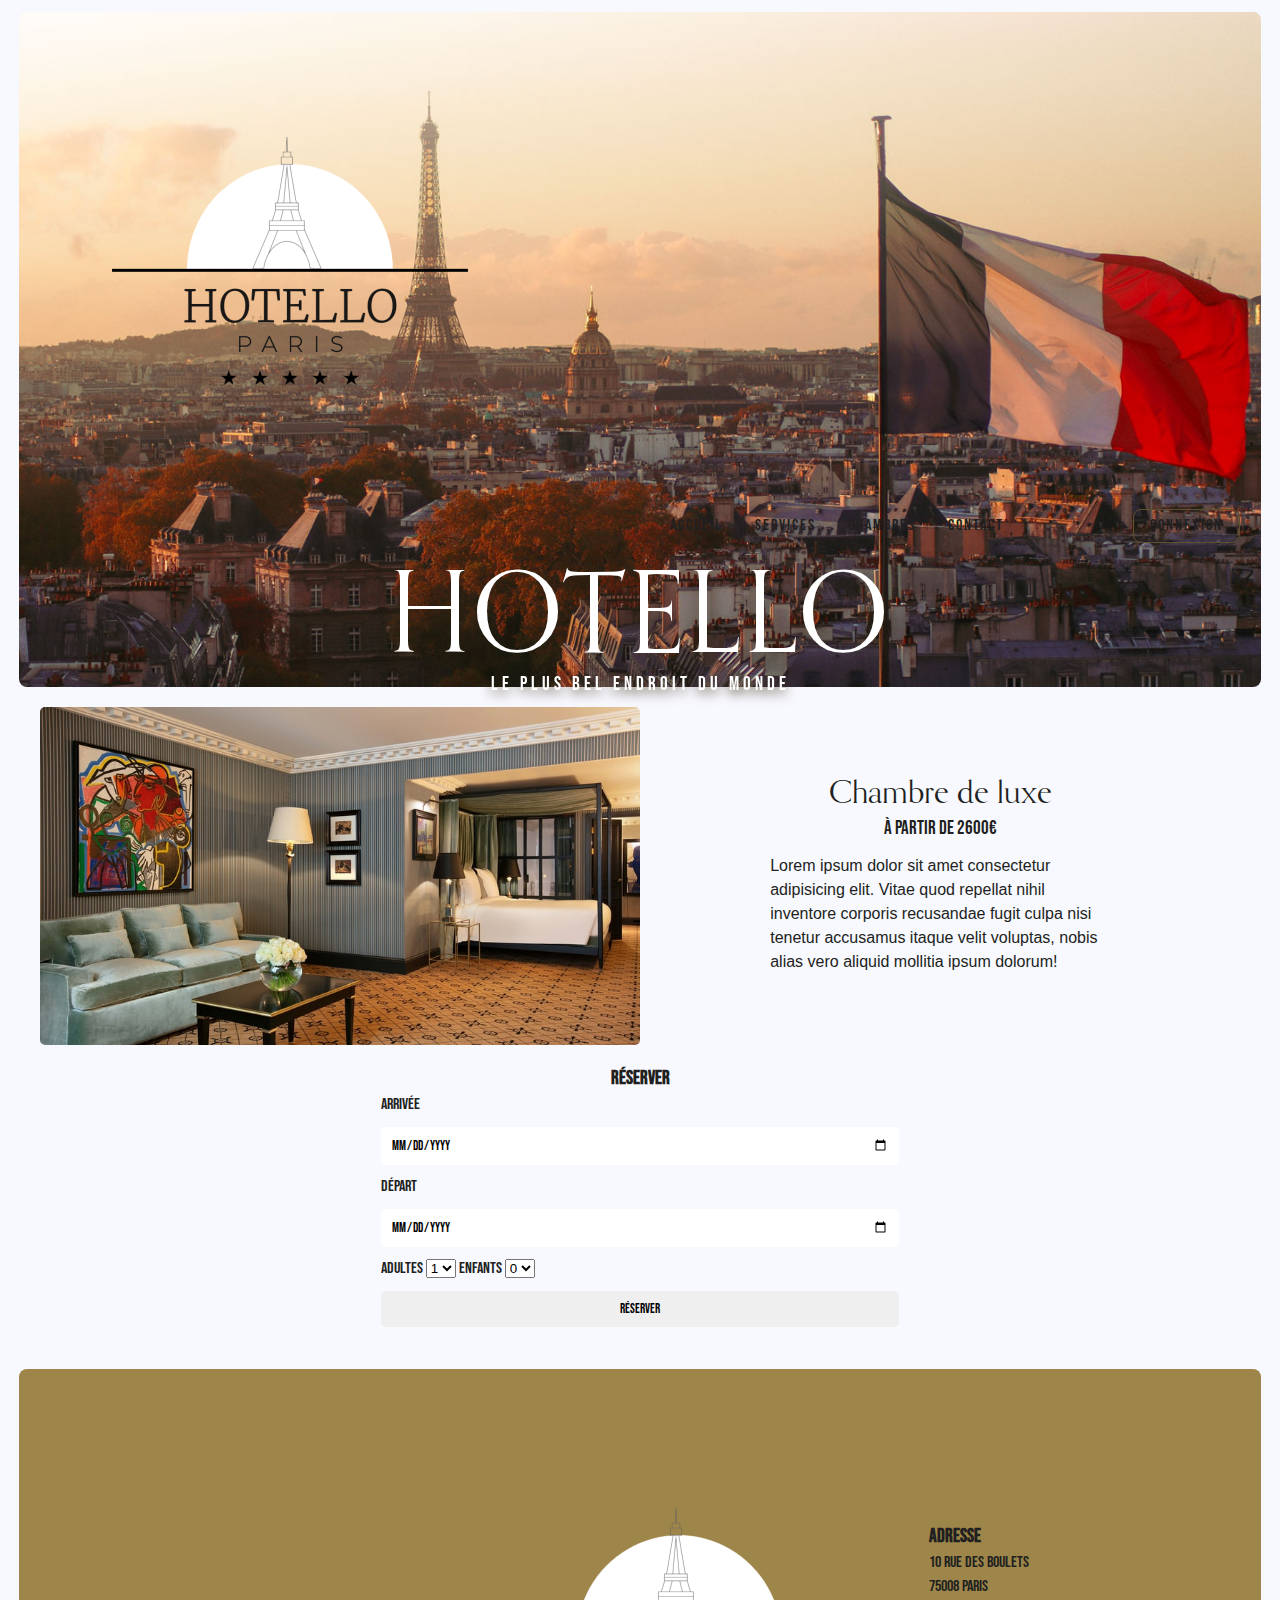
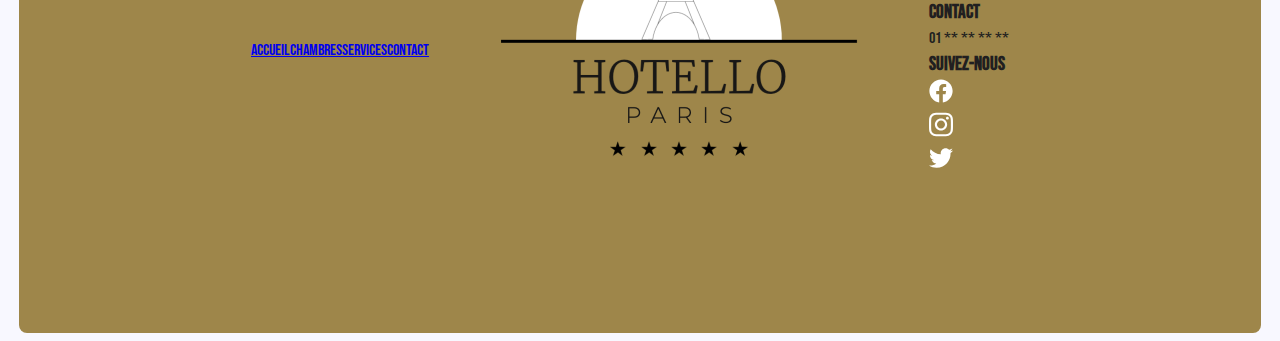
<file: Front/Room3.html>
<!DOCTYPE html>
<html lang="en">
  <head>
    <meta charset="UTF-8" />
    <meta http-equiv="X-UA-Compatible" content="IE=edge" />
    <meta name="viewport" content="width=device-width, initial-scale=1.0" />
    <link rel="preconnect" href="https://fonts.googleapis.com" />
    <link rel="preconnect" href="https://fonts.gstatic.com" crossorigin />
    <link
      rel="stylesheet"
      href="https://fonts.googleapis.com/css2?family=Bebas+Neue&display=swap"
    />
    <link rel="stylesheet" href="./assets/css/style.css" />
    <title>Hotello | Chambre</title>
  </head>
  <body>
    <header>
      <div id="topHead">
        <img
          src="./assets/img/logoBig.png"
          alt="Logo de Hotello"
          id="logoBig"
        />
        <nav>
          <ul>
            <li><a class="1" href="index.html">ACCUEIL</a></li>
            <li><a class="1" href="#">SERVICES</a></li>
            <li><a class="1" href="#">CHAMBRES</a></li>
            <li><a href="#">CONTACT</a></li>
          </ul>
        </nav>
        <a href="#" class="connexion">CONNEXION</a>
      </div>
      <div id="bottomHead">
        <h1>HOTELLO</h1>
        <h5>Le plus bel endroit du monde</h5>
      </div>
    </header>
    <div class="container">
      <div class="room2">
        <img
          src="./assets/img/chambres/suiteLuxe.jpeg"
          alt="chambre de luxe"
          class="roomImg"
        />
        <div class="roomInfo">
          <h3>Chambre de luxe</h3>
          <span>à partir de 2600€</span>
          <p>
            Lorem ipsum dolor sit amet consectetur adipisicing elit. Vitae quod
            repellat nihil inventore corporis recusandae fugit culpa nisi
            tenetur accusamus itaque velit voluptas, nobis alias vero aliquid
            mollitia ipsum dolorum!
          </p>
        </div>
      </div>
      <div class="bookForm">
        <h3>Réserver</h3>
        <form action="">
          <label for="arrived">Arrivée</label>
          <input type="date" name="arrived" />
          <label for="departure">Départ</label>
          <input type="date" name="departure" />
          <label for="adults">Adultes</label>
          <select name="adults">
            <option value="1">1</option>
            <option value="2">2</option>
            <option value="3">3</option>
            <option value="4">4</option>
          </select>
          <label for="children">Enfants</label>
          <select name="children">
            <option value="0">0</option>
            <option value="1">1</option>
            <option value="2">2</option>
          </select>
          <input type="submit" value="Réserver" />
        </form>
      </div>
    </div>

    <footer>
      <div id="footerInfo">
        <ul>
          <li><a class="footerLinks" href="#">Accueil</a></li>
          <li><a class="footerLinks" href="#">Chambres</a></li>
          <li><a class="footerLinks" href="#">Services</a></li>
          <li><a class="footerLinks" href="#">Contact</a></li>
        </ul>
      </div>

      <img src="./assets/img/logoBig.png" alt="Logo de Hotello" id="logoBig" />

      <div id="footerSocial">
        <h3>ADRESSE</h3>
        <span>
          10 rue des boulets <br />
          75008 PARIS
        </span>
        <h3>CONTACT</h3>
        <span> 01 ** ** ** ** <br /></span>
        <h3>SUIVEZ-NOUS</h3>
        <div id="social">
          <a href="#"
            ><img src="./assets/img/facebook.svg" alt="logo de Facebook"
          /></a>
          <a href="#"
            ><img src="./assets/img/instagram.svg" alt="logo d'Instagram"
          /></a>
          <a href="#"
            ><img src="./assets/img/twitter.svg" alt="logo de Muskland"
          /></a>
        </div>
      </div>
    </footer>
    <script src="./assets/js/script.js"></script>
  </body>
</html>
</file>
<file: Front/assets/css/style.css>
* {
  margin: 0;
  padding: 0;
  box-sizing: border-box;
  list-style: none;
}


@font-face {
  font-family: Canada-Type-Orpheus-Pro;
  src: local("Canada-Type-Orpheus-Pro"), local("Canada-Type-Orpheus-Pro"),
    url(../fonts/Canada-Type-Orpheus-Pro.woff);
}
@font-face {
  font-family: Canada-Type-Orpheus-Pro;
  src: local("Canada-Type-Orpheus-Pro"), local("Canada-Type-Orpheus-Pro"),
    url(../fonts/Canada-Type-Orpheus-Pro.woff2);
  font-weight: bold;
}

@font-face {
  font-family: Open-Sans;
  src: local("Open-Sans"), local("Open-Sans"),
    url(https://fonts.google.com/specimen/Open+Sans?query=open);
  font-weight: bold;
}

/* STYLE STYLE STYLE STYLE STYLE STYLE STYLE STYLE STYLE STYLE STYLE STYLE */

body {
  background-color: #f8f8ff;
  font-family: "Open Sans", sans-serif;
  font-size: 16px;
  line-height: 1.5;
  color: #211f20;
  width: 100%;
  height: 100%;
  display: flex;
  flex-direction: column;
  justify-content: center;
  align-items: center;
}

h1{
  font-family: "Canada-Type-Orpheus-Pro", sans-serif;
}

/* HEADER HEADER HEADER HEADER HEADER HEADER HEADER HEADER HEADER HEADER HEADER HEADER HEADER HEADER HEADER */

header {
  display: flex;
  flex-direction: column;
  flex-wrap: nowrap;
  justify-content: space-between;
  align-items: center;
  align-content: stretch;
  padding: 10px 5px 30px 5px;
  width: 97vw;
  height: 75vh;
  max-height: 75vh;
  background-image: url(../img/carroussel/paris.jpg);
  background-repeat: no-repeat;
  background-size: cover;
  background-position: 65% 15%;
  border-radius: 8px;
  margin-top: .75rem;
}

.logo-header{
  width: 5rem;
  height: 5rem;
}

header h1 {
  font-family: "Canada-Type-Orpheus-Pro", sans-serif;
  font-size: 7rem;
  line-height: 7.5rem;
  letter-spacing: 4px;
  color: #ffffff;
  text-align: center;
  filter: drop-shadow(0px 8px 12px #332916);
}

header h5 {
  font-family: "Bebas Neue", sans-serif;
  font-size: 1.2rem;
  letter-spacing: 4px;
  font-weight: lighter;
  color: #fff;
  filter: drop-shadow(0px 4px 6px #45381d);
}

header h4 {
  font-family: "Canada-Type-Orpheus-Pro", sans-serif;
  font-size: 1.5rem;
  color: #211f20;
  text-align: center;
  margin-top: 5px 0 20px 0;
  padding: 0;
}

#topHead {
  display: flex;
  flex-direction: row;
  flex-wrap: nowrap;
  justify-content: space-between;
  align-items: baseline;
  align-content: stretch;
  width: 100%;
  padding: .5rem 1rem;
}

#bottomHead {
  display: flex;
  flex-direction: column;
  flex-wrap: nowrap;
  justify-content: center;
  align-items: center;
  align-content: stretch;
  width: 100%;
  height: 100%;
  margin-bottom: 15px;
}

ul {
  display: flex;
  flex-direction: row;
  flex-wrap: nowrap;
  justify-content: space-evenly;
  align-items: center;
  align-content: stretch;
  padding-left: 0;
}

header a {
  color: #211f20;
  text-decoration: none;
  /* margin-left: 2rem; */
  /* padding: 5px 10px 5px 10px; */
  font-family: "Bebas Neue", sans-serif;
  font-size: 1rem;
  letter-spacing: 2px;
}

header nav ul{
  display: flex;
  justify-content: center;
  align-items: center;
  width: 100%;
  gap: 2rem;
}


/* header a:nth-of-type(1){
  margin-left: 0;
} */

header a:hover {
  color: #9e864a;
}

/* .l {
  border-right: #211f20 solid 1px;
} */

.connexion {
  background-color: none;
  color: #211f20;
  text-decoration: none;
  font-family: "Bebas Neue", sans-serif;
  font-size: 1rem;
  line-height: 1rem;
  letter-spacing: 2px;
  border: 1px solid #5e502c;
  border-radius: 8px;
  padding: .5rem  1rem;
  transition: .3s;
}

/* CONTAINER CONTAINER CONTAINER CONTAINER CONTAINER CONTAINER CONTAINER CONTAINER CONTAINER */

#container {
  display: flex;
  flex-direction: column;
  flex-wrap: nowrap;
  justify-content: center;
  align-items: center;
  align-content: stretch;
  width: 97vw;
  margin-top: .5rem;
}

.form-search{
  width: 100%;
  display: flex;
  justify-content: center;
  align-items: center;
  background-color: #c9a255;
  border-radius: 8px;
}

#search {
  display: flex;
  flex-direction: row;
  flex-wrap: nowrap;
  justify-content: center;
  align-items: center;
  align-content: stretch;
  width: 97vw;
  height: 100%;
  /* margin: 10px 20px 20px 20px;
  padding: 10px 10px 10px 10px; */

}

/* #search * {
  border: 1px solid rgba(255, 0, 0, .5) !important;
} */

#search{
  width: 70%;
  display: flex;
  justify-content: space-between;
  align-items: center;
  padding: 1rem 2rem;

}

#search label{
  font-family: 'Open-sans', sans-serif;
  font-weight: 700;
  font-size: .75rem;
  letter-spacing: 1px;
  text-transform: uppercase;
}

#search input, #search select {
  /* width: 30%; */
  /* height: 100%; */
  border: none;
  border-radius: 4px;
  font-family: "Open Sans", sans-serif;
  font-size: .75rem;
  color: #333;
  text-align: center;
  background-color: #e6e7e8;
  padding: .5rem;
}

/* #search select {
  width: 20%;
  height: 100%;
  border: none;
  border-radius: 5px;
  font-family: "Open Sans", sans-serif;
  font-size: 1rem;
  color: #211f20;
  text-align: center;
  background-color: #e6e7e8;
} */

/* #search label {
  font-family: "Open Sans", sans-serif;
  width: 25%;
  color: #f8f8ff;
  text-align: center;
  padding: 10px 0 10px 0;
} */

#search button {
  /* width: 40%; */
  height: 100%;
  padding: .5rem 1rem;
  /* margin: 0 10px 0 10px; */
  border: none;
  border-radius: 4px;
  font-family: "Open Sans", sans-serif;
  font-size: 1rem;
  letter-spacing: 2px;
  color: #f8f8ff;
  background-color: #5e502c;
  font-family: "Bebas Neue", sans-serif;
  transition: .3s;
}

#search button:hover {
  background-color: #211f20;
  transition: .3s;
}

.room {
  display: flex;
  flex-direction: row;
  flex-wrap: nowrap;
  justify-content: space-evenly;
  align-items: center;
  align-content: stretch;
  width: 80%;
  height: 100%;
  margin: 0;
  padding: 15px 0 15px 0;
}

.roomInfo {
  display: flex;
  flex-direction: column;
  flex-wrap: nowrap;
  justify-content: space-evenly;
  align-items: center;
  align-content: stretch;
  width: 100%;
  height: 100%;
  margin: 0;
  padding: 20px;
}

.roomInfo h3 {
  font-family: "Canada-Type-Orpheus-Pro", sans-serif;
  font-size: 2rem;
  color: #211f20;
  text-align: center;
  margin-top: 20px 0 20px 0;
  padding: 0;
}

.roomInfo p {
  font-family: "Open Sans", sans-serif;
  font-size: 1rem;
  color: #211f20;
  /* text-align: center; */
  margin-top: 20px 0 20px 0;
  padding: 10px 15px 10px 15px;
}

.roomImg {
  width: 50%;
  height: 50%;
  object-fit: cover;
  border-radius: 5px;
}

h2 {
  font-family: "Canada-Type-Orpheus-Pro", sans-serif;
  font-size: 2.6rem;
  color: #211f20;
  text-align: center;
  margin-top: 3rem;
  padding: 0;
}

container {
  text-align: center;
}

.book {
  background-color: #5e502c;
  border-radius: 5px;
  border: none;
  margin: 10px;
  padding: 10px 30px 10px 30px;
  font-family: "Bebas Neue", sans-serif;
  font-size: 1.2rem;
  color: #f8f8ff;
  transition: all 0.5s ease-in-out;
}

.book a {
  text-decoration: none;
  color: #f8f8ff;
}

.book:hover {
  background-color: #9e864a;
}

#otherRoom {
  width: 80%;
  border: #211f20 solid 1px;
  border-radius: 5px;
  text-align: center;
  padding: 20px 5px 20px 5px;
  margin: 20px 0 50px 0;
  font-style: italic;
  font-size: 1.4rem;
  font-family: "Canada-Type-Orpheus-Pro", sans-serif;
  text-decoration: none;
  color: #211f20;
}

#otherRoom:hover {
  color: #5e502c;
  text-decoration: none;
}

.service img {
  width: 15%;
}

.service {
  display: flex;
  flex-direction: column;
  flex-wrap: nowrap;
  justify-content: center;
  align-items: center;
  margin: 0;
  padding: 0;
  width: 250px;
  margin-top: 20px;
}

#services {
  display: flex;
  flex-direction: row;
  flex-wrap: wrap;
  justify-content: center;
  align-items: center;
  align-content: stretch;
  width: 100%;
  margin: 0px 0 75px 0;
  padding: 0;
}

p {
  width: 66%;
  padding: 0 20px 0 20px;
}

.text {
  width: 66%;
  padding: 0 20px 15px 20px;
  text-align: justify;
  margin-bottom: 50px;
}

/* .b { */
/* border-bottom: #211f20 solid 1px; */
/* } */

/* REVIEW REVIEW REVIEW REVIEW REVIEW REVIEW REVIEW REVIEW REVIEW REVIEW REVIEW REVIEW REVIEW */
.review {
  background: #c9a255;

  width: 650px;
  height: 300px;
  border-radius: 15px;

  padding: 10px 0;
  margin: 0 0 30px 0;

  display: flex;
  flex-direction: column;
  flex-wrap: nowrap;
  justify-content: flex-end;
  align-items: center;
  align-content: center;
  box-shadow: 0 8px 32px rgba(157, 130, 20, 0.4);
}

.review__items {
  width: 100%;
  padding: 10px;
  display: flex;
  flex-direction: column;
  flex-wrap: nowrap;
  justify-content: flex-end;
  align-items: center;
  align-content: center;
}

.review__items h1,
.review__items p,
.review__items span {
  display: flex;
  flex-direction: column;
  flex-wrap: nowrap;
  justify-content: flex-end;
  align-items: center;
  align-content: center;
  margin: 0;
  padding: 10px 30px 10px 30px;
  text-align: center;
  color: #f8f8ff;
}

.review__items h1 {
  font-family: "Canada-Type-Orpheus-Pro", sans-serif;
}

.review__items span {
  font-family: "Open Sans", sans-serif;
  font-size: 1rem;

  text-align: center;
}

.review__button {
  text-align: center;
  padding: 10px;
}

.review__button button {
  color: #f8f8ff;
  background: #9e864a;
  font-family: "Bebas Neue", sans-serif;
  padding: 5px 10px 5px 10px;
  border-radius: 5px;
  border: none;
}

.review__items {
  display: none;
}

/* FOOTER FOOTER FOOTER FOOTER FOOTER FOOTER FOOTER FOOTER FOOTER FOOTER FOOTER  */

footer {
  width: 97vw;
  display: flex;
  flex-direction: row;
  flex-wrap: nowrap;
  justify-content: center;
  align-items: center;
  align-content: stretch;
  margin-top: 2rem;
  margin-bottom: .5rem;
  padding: 2rem;
  background-color: #9e864a;
  border-radius: 8px;
  font-family: "Bebas Neue", sans-serif;
}


.footer-block{
  width: 33%;

  display: flex;
  flex-direction: column;
  justify-content: center;
  align-items: center;
}

.footer-block ul{
  display: flex;
  flex-direction: column;
  justify-content: flex-start;
  align-items: center;
}

.footer-block ul li{
  width: 100%;
  text-align: left;
}

.footer-block ul li a {
  text-decoration: none;
  color: white;
  font-size: 1rem;
  letter-spacing: 1px;
}

footer .footer-block img{
  width: 8rem;
}

.footer-block h3{
  font-size: 1rem;
  letter-spacing: 2px;
  color: white;

}

.footer-block span{
  font-size: .75rem;
  font-family: 'Open-sans', sans-serif;
  text-align: center;
  margin-bottom: 1rem;
  color: white;
}

.footer-social{
  display: flex;
  justify-content: space-around;
  align-items: center;
  width: 50%;
}

.social h3{
  font-size: .8rem;
  margin-bottom: .5rem;
}

.footer-social a img{
  width: 1.5rem;
}

/* #footerInfo,
#footerSocial {
  display: flex;
  flex-direction: column;
  flex-wrap: nowrap;
  justify-content: flex-start;
  align-items: flex-start;
  align-content: stretch;
  width: 100%;
  margin: 0;
  padding: 5px 20px 5px 20px;
} */

/* #footerInfo ul,
#footerSocial ul {
  display: flex;
  flex-direction: column;
  flex-wrap: nowrap;
  justify-content: space-evenly;
  align-items: flex-start;
  align-content: stretch;
  width: 100%;
  margin: 0;
  padding: 5px 20px 5px 20px;
} */

/* #footerInfo ul li a,
#footerSocial ul li a {
  font-family: "Bebas Neue", sans-serif;
  font-size: 1.3rem;
  color: #211f20;
  text-decoration: none;
  margin: 0;
  padding: 0;
} */

/* #footerInfo ul li a:hover,
#footerSocial ul li a:hover {
  color: #f8f8ff;
  text-decoration: none;
} */

/* PAGE ROOM.HTML - PAGE ROOM.HTML - PAGE ROOM.HTML - PAGE ROOM.HTML */

.room2 {
  border-radius: 5px;
  border: none;
  margin: 10px;
  padding: 10px 30px 10px 30px;
  display: flex;
  align-items: center;
  font-family: "Bebas Neue", sans-serif;
  font-size: 1.2rem;
}

.bookForm {
  display: flex;
  flex-direction: column;
  flex-wrap: nowrap;
  justify-content: center;
  align-items: center;
  align-content: center;
  width: 100%;
  margin: 0;
  padding: 0;
  font-family: "Bebas Neue", sans-serif;
}

.bookForm input {
  width: 100%;
  margin: 10px 0 10px 0;
  padding: 10px;
  border-radius: 5px;
  border: none;
  font-family: "Bebas Neue", sans-serif;
}

#social {
  width: 1.5em;
}

#services h3 {
  font-family: "Bebas Neue", sans-serif;
  font-weight: lighter;
  font-size: 1.3rem;
  color: #211f20;
  text-decoration: none;
  margin: 0;
  padding: 0;
}

/* --------------------------------------------------------------------- */
/* PROFILE BUTTON - PROFILE BUTTON - PROFILE BUTTON - PROFILE BUTTON */
/* --------------------------------------------------------------------- */

.menu-client{
  display: flex;
  flex-direction: column;
  justify-content: center;
  position: relative;
}
.menu-client .submenu-client{
  position: absolute;
  width: 100%;
  top: 100%;
  padding-top: .5rem;
  display: none;
  transition: .3s;
  transform: translateY(1rem);
}
.menu-client:hover .submenu-client{
  display: block;
  transition: .3s;
  transform: translateY(0rem);
}

.submenu-client ul{
  display: flex;
  flex-direction: column;
  justify-content: center;

  background-color: rgba(255,255,255,.8);
  border-radius: 4px;
}
.submenu-client ul li{
  padding: .2rem;
}


/* --------------------------------------------------------------------- */
/* CONNEXION - CONNEXION - CONNEXION - CONNEXION - CONNEXION - CONNEXION */
/* --------------------------------------------------------------------- */

.connexion-form button, .inscription-form button{
  background-color: #c9a255;
  color: #fff;
  transition: .3s;
}
.connexion-form button:hover, .inscription-form button:hover{
  background-color: #9e864a;
  color: #fff;
  transition: .3s;
}

.rdvInscription{
  display: flex;
  justify-content: center;
  align-items: center;

  width: 97vw;
  text-align: center;
}

.rdvInscription a{
  text-decoration: none;
  color: #c9a255;
}
</file>
<file: Front/Hotello/assets/css/style.css>
* {
  margin: 0;
  padding: 0;
  box-sizing: border-box;
  list-style: none;
}

@font-face {
  font-family: Canada-Type-Orpheus-Pro;
  src: local("Canada-Type-Orpheus-Pro"), local("Canada-Type-Orpheus-Pro"),
    url(../fonts/Canada-Type-Orpheus-Pro.woff);
}
@font-face {
  font-family: Canada-Type-Orpheus-Pro;
  src: local("Canada-Type-Orpheus-Pro"), local("Canada-Type-Orpheus-Pro"),
    url(../fonts/Canada-Type-Orpheus-Pro.woff2);
  font-weight: bold;
}

@font-face {
  font-family: Open-Sans;
  src: local("Open-Sans"), local("Open-Sans"),
    url(https://fonts.google.com/specimen/Open+Sans?query=open);
  font-weight: bold;
}

/* STYLE STYLE STYLE STYLE STYLE STYLE STYLE STYLE STYLE STYLE STYLE STYLE */

body {
  background-color: #f8f8ff;
  font-family: "Open Sans", sans-serif;
  font-size: 16px;
  line-height: 1.5;
  color: #211f20;
  width: 100%;
  height: 100%;
  display: flex;
  flex-direction: column;
  justify-content: center;
  align-items: center;
}

/* HEADER HEADER HEADER HEADER HEADER HEADER HEADER HEADER HEADER HEADER HEADER HEADER HEADER HEADER HEADER */

header {
  display: flex;
  flex-direction: column;
  flex-wrap: nowrap;
  justify-content: space-between;
  align-items: center;
  align-content: stretch;
  padding: 10px 5px 30px 5px;
  width: 97vw;
  height: 75vh;
  max-height: 75vh;
  background-image: url(../img/carroussel/paris.jpg);
  background-repeat: no-repeat;
  background-size: cover;
  background-position: 65% 15%;
  border-radius: 8px;
  margin-top: .75rem;
}

.logo-header{
  width: 5rem;
  height: 5rem;
}

header h1 {
  font-family: "Canada-Type-Orpheus-Pro", sans-serif;
  font-size: 7rem;
  line-height: 7.5rem;
  letter-spacing: 4px;
  color: #ffffff;
  text-align: center;
  filter: drop-shadow(0px 8px 12px #332916);
}

header h5 {
  font-family: "Bebas Neue", sans-serif;
  font-size: 1.2rem;
  letter-spacing: 4px;
  font-weight: lighter;
  color: #fff;
  filter: drop-shadow(0px 4px 6px #45381d);
}

header h4 {
  font-family: "Canada-Type-Orpheus-Pro", sans-serif;
  font-size: 1.5rem;
  color: #211f20;
  text-align: center;
  margin-top: 5px 0 20px 0;
  padding: 0;
}

#topHead {
  display: flex;
  flex-direction: row;
  flex-wrap: nowrap;
  justify-content: space-between;
  align-items: center;
  align-content: stretch;
  width: 100%;
  padding: .5rem 1rem;
}

#bottomHead {
  display: flex;
  flex-direction: column;
  flex-wrap: nowrap;
  justify-content: center;
  align-items: center;
  align-content: stretch;
  width: 100%;
  height: 100%;
  margin-bottom: 15px;
}

ul {
  display: flex;
  flex-direction: row;
  flex-wrap: nowrap;
  justify-content: space-evenly;
  align-items: center;
  align-content: stretch;
}

header a {
  color: #211f20;
  text-decoration: none;
  margin-left: 2rem;
  /* padding: 5px 10px 5px 10px; */
  font-family: "Bebas Neue", sans-serif;
  font-size: 1rem;
  letter-spacing: 2px;
}

header a:hover {
  color: #9e864a;
}

/* .l {
  border-right: #211f20 solid 1px;
} */

.connexion {
  background-color: none;
  color: #211f20;
  text-decoration: none;
  font-family: "Bebas Neue", sans-serif;
  font-size: 1rem;
  line-height: 1rem;
  letter-spacing: 2px;
  border: 1px solid #5e502c;
  border-radius: 8px;
  padding: .5rem  1rem;
  transition: .3s;
}

/* CONTAINER CONTAINER CONTAINER CONTAINER CONTAINER CONTAINER CONTAINER CONTAINER CONTAINER */

#container {
  display: flex;
  flex-direction: column;
  flex-wrap: nowrap;
  justify-content: center;
  align-items: center;
  align-content: stretch;
  width: 97vw;
  margin-top: .5rem;
}

.form-search{
  width: 100%;
  display: flex;
  justify-content: center;
  align-items: center;
  background-color: #c9a255;
  border-radius: 8px;
}

#search {
  display: flex;
  flex-direction: row;
  flex-wrap: nowrap;
  justify-content: center;
  align-items: center;
  align-content: stretch;
  width: 97vw;
  height: 100%;
  /* margin: 10px 20px 20px 20px;
  padding: 10px 10px 10px 10px; */

}

/* #search * {
  border: 1px solid rgba(255, 0, 0, .5) !important;
} */

#search{
  width: 70%;
  display: flex;
  justify-content: space-between;
  align-items: center;
  padding: 1rem 2rem;

}

#search label{
  font-family: 'Open-sans', sans-serif;
  font-weight: 700;
  font-size: .75rem;
  letter-spacing: 1px;
  text-transform: uppercase;
}

#search input, #search select {
  /* width: 30%; */
  /* height: 100%; */
  border: none;
  border-radius: 4px;
  font-family: "Open Sans", sans-serif;
  font-size: .75rem;
  color: #333;
  text-align: center;
  background-color: #e6e7e8;
  padding: .5rem;
}

/* #search select {
  width: 20%;
  height: 100%;
  border: none;
  border-radius: 5px;
  font-family: "Open Sans", sans-serif;
  font-size: 1rem;
  color: #211f20;
  text-align: center;
  background-color: #e6e7e8;
} */

/* #search label {
  font-family: "Open Sans", sans-serif;
  width: 25%;
  color: #f8f8ff;
  text-align: center;
  padding: 10px 0 10px 0;
} */

#search button {
  /* width: 40%; */
  height: 100%;
  padding: .5rem 1rem;
  /* margin: 0 10px 0 10px; */
  border: none;
  border-radius: 4px;
  font-family: "Open Sans", sans-serif;
  font-size: 1rem;
  letter-spacing: 2px;
  color: #f8f8ff;
  background-color: #5e502c;
  font-family: "Bebas Neue", sans-serif;
  transition: .3s;
}

#search button:hover {
  background-color: #211f20;
  transition: .3s;
}

.room {
  display: flex;
  flex-direction: row;
  flex-wrap: nowrap;
  justify-content: space-evenly;
  align-items: center;
  align-content: stretch;
  width: 80%;
  height: 100%;
  margin: 0;
  padding: 15px 0 15px 0;
}

.roomInfo {
  display: flex;
  flex-direction: column;
  flex-wrap: nowrap;
  justify-content: space-evenly;
  align-items: center;
  align-content: stretch;
  width: 100%;
  height: 100%;
  margin: 0;
  padding: 20px;
}

.roomInfo h3 {
  font-family: "Canada-Type-Orpheus-Pro", sans-serif;
  font-size: 2rem;
  color: #211f20;
  text-align: center;
  margin-top: 20px 0 20px 0;
  padding: 0;
}

.roomInfo p {
  font-family: "Open Sans", sans-serif;
  font-size: 1rem;
  color: #211f20;
  /* text-align: center; */
  margin-top: 20px 0 20px 0;
  padding: 10px 15px 10px 15px;
}

.roomImg {
  width: 50%;
  height: 50%;
  object-fit: cover;
  border-radius: 5px;
}

h2 {
  font-family: "Canada-Type-Orpheus-Pro", sans-serif;
  font-size: 2.6rem;
  color: #211f20;
  text-align: center;
  margin-top: 3rem;
  padding: 0;
}

container {
  text-align: center;
}

.book {
  background-color: #5e502c;
  border-radius: 5px;
  border: none;
  margin: 10px;
  padding: 10px 30px 10px 30px;
  font-family: "Bebas Neue", sans-serif;
  font-size: 1.2rem;
  color: #f8f8ff;
  transition: all 0.5s ease-in-out;
}

.book a {
  text-decoration: none;
  color: #f8f8ff;
}

.book:hover {
  background-color: #9e864a;
}

#otherRoom {
  width: 80%;
  border: #211f20 solid 1px;
  border-radius: 5px;
  text-align: center;
  padding: 20px 5px 20px 5px;
  margin: 20px 0 50px 0;
  font-style: italic;
  font-size: 1.4rem;
  font-family: "Canada-Type-Orpheus-Pro", sans-serif;
  text-decoration: none;
  color: #211f20;
}

#otherRoom:hover {
  color: #5e502c;
  text-decoration: none;
}

.service img {
  width: 15%;
}

.service {
  display: flex;
  flex-direction: column;
  flex-wrap: nowrap;
  justify-content: center;
  align-items: center;
  margin: 0;
  padding: 0;
  width: 250px;
  margin-top: 20px;
}

#services {
  display: flex;
  flex-direction: row;
  flex-wrap: wrap;
  justify-content: center;
  align-items: center;
  align-content: stretch;
  width: 100%;
  margin: 0px 0 75px 0;
  padding: 0;
}

p {
  width: 66%;
  padding: 0 20px 0 20px;
}

.text {
  width: 66%;
  padding: 0 20px 15px 20px;
  text-align: justify;
  margin-bottom: 50px;
}

/* .b { */
/* border-bottom: #211f20 solid 1px; */
/* } */

/* REVIEW REVIEW REVIEW REVIEW REVIEW REVIEW REVIEW REVIEW REVIEW REVIEW REVIEW REVIEW REVIEW */
.review {
  background: #c9a255;

  width: 650px;
  height: 300px;
  border-radius: 15px;

  padding: 10px 0;
  margin: 0 0 30px 0;

  display: flex;
  flex-direction: column;
  flex-wrap: nowrap;
  justify-content: flex-end;
  align-items: center;
  align-content: center;
  box-shadow: 0 8px 32px rgba(157, 130, 20, 0.4);
}

.review__items {
  width: 100%;
  padding: 10px;
  display: flex;
  flex-direction: column;
  flex-wrap: nowrap;
  justify-content: flex-end;
  align-items: center;
  align-content: center;
}

.review__items h1,
.review__items p,
.review__items span {
  display: flex;
  flex-direction: column;
  flex-wrap: nowrap;
  justify-content: flex-end;
  align-items: center;
  align-content: center;
  margin: 0;
  padding: 10px 30px 10px 30px;
  text-align: center;
  color: #f8f8ff;
}

.review__items h1 {
  font-family: "Canada-Type-Orpheus-Pro", sans-serif;
}

.review__items span {
  font-family: "Open Sans", sans-serif;
  font-size: 1rem;

  text-align: center;
}

.review__button {
  text-align: center;
  padding: 10px;
}

.review__button button {
  color: #f8f8ff;
  background: #9e864a;
  font-family: "Bebas Neue", sans-serif;
  padding: 5px 10px 5px 10px;
  border-radius: 5px;
  border: none;
}

.review__items {
  display: none;
}

/* FOOTER FOOTER FOOTER FOOTER FOOTER FOOTER FOOTER FOOTER FOOTER FOOTER FOOTER  */

footer {
  width: 97vw;
  display: flex;
  flex-direction: row;
  flex-wrap: nowrap;
  justify-content: center;
  align-items: center;
  align-content: stretch;
  margin-top: 2rem;
  margin-bottom: .5rem;
  padding: 2rem;
  background-color: #9e864a;
  border-radius: 8px;
  font-family: "Bebas Neue", sans-serif;
}


.footer-block{
  width: 33%;

  display: flex;
  flex-direction: column;
  justify-content: center;
  align-items: center;
}

.footer-block ul{
  display: flex;
  flex-direction: column;
  justify-content: flex-start;
  align-items: center;
}

.footer-block ul li{
  width: 100%;
  text-align: left;
}

.footer-block ul li a {
  text-decoration: none;
  color: white;
  font-size: 1rem;
  letter-spacing: 1px;
}

footer .footer-block img{
  width: 8rem;
}

.footer-block h3{
  font-size: 1rem;
  letter-spacing: 2px;
  color: white;

}

.footer-block span{
  font-size: .75rem;
  font-family: 'Open-sans', sans-serif;
  text-align: center;
  margin-bottom: 1rem;
  color: white;
}

.footer-social{
  display: flex;
  justify-content: space-around;
  align-items: center;
  width: 50%;
}

.social h3{
  font-size: .8rem;
  margin-bottom: .5rem;
}

.footer-social a img{
  width: 1.5rem;
}

/* #footerInfo,
#footerSocial {
  display: flex;
  flex-direction: column;
  flex-wrap: nowrap;
  justify-content: flex-start;
  align-items: flex-start;
  align-content: stretch;
  width: 100%;
  margin: 0;
  padding: 5px 20px 5px 20px;
} */

/* #footerInfo ul,
#footerSocial ul {
  display: flex;
  flex-direction: column;
  flex-wrap: nowrap;
  justify-content: space-evenly;
  align-items: flex-start;
  align-content: stretch;
  width: 100%;
  margin: 0;
  padding: 5px 20px 5px 20px;
} */

/* #footerInfo ul li a,
#footerSocial ul li a {
  font-family: "Bebas Neue", sans-serif;
  font-size: 1.3rem;
  color: #211f20;
  text-decoration: none;
  margin: 0;
  padding: 0;
} */

/* #footerInfo ul li a:hover,
#footerSocial ul li a:hover {
  color: #f8f8ff;
  text-decoration: none;
} */

/* PAGE ROOM.HTML - PAGE ROOM.HTML - PAGE ROOM.HTML - PAGE ROOM.HTML */

.room2 {
  border-radius: 5px;
  border: none;
  margin: 10px;
  padding: 10px 30px 10px 30px;
  display: flex;
  align-items: center;
  font-family: "Bebas Neue", sans-serif;
  font-size: 1.2rem;
}

.bookForm {
  display: flex;
  flex-direction: column;
  flex-wrap: nowrap;
  justify-content: center;
  align-items: center;
  align-content: center;
  width: 100%;
  margin: 0;
  padding: 0;
  font-family: "Bebas Neue", sans-serif;
}

.bookForm input {
  width: 100%;
  margin: 10px 0 10px 0;
  padding: 10px;
  border-radius: 5px;
  border: none;
  font-family: "Bebas Neue", sans-serif;
}

#social {
  width: 1.5em;
}

#services h3 {
  font-family: "Bebas Neue", sans-serif;
  font-weight: lighter;
  font-size: 1.3rem;
  color: #211f20;
  text-decoration: none;
  margin: 0;
  padding: 0;
}
</file>
